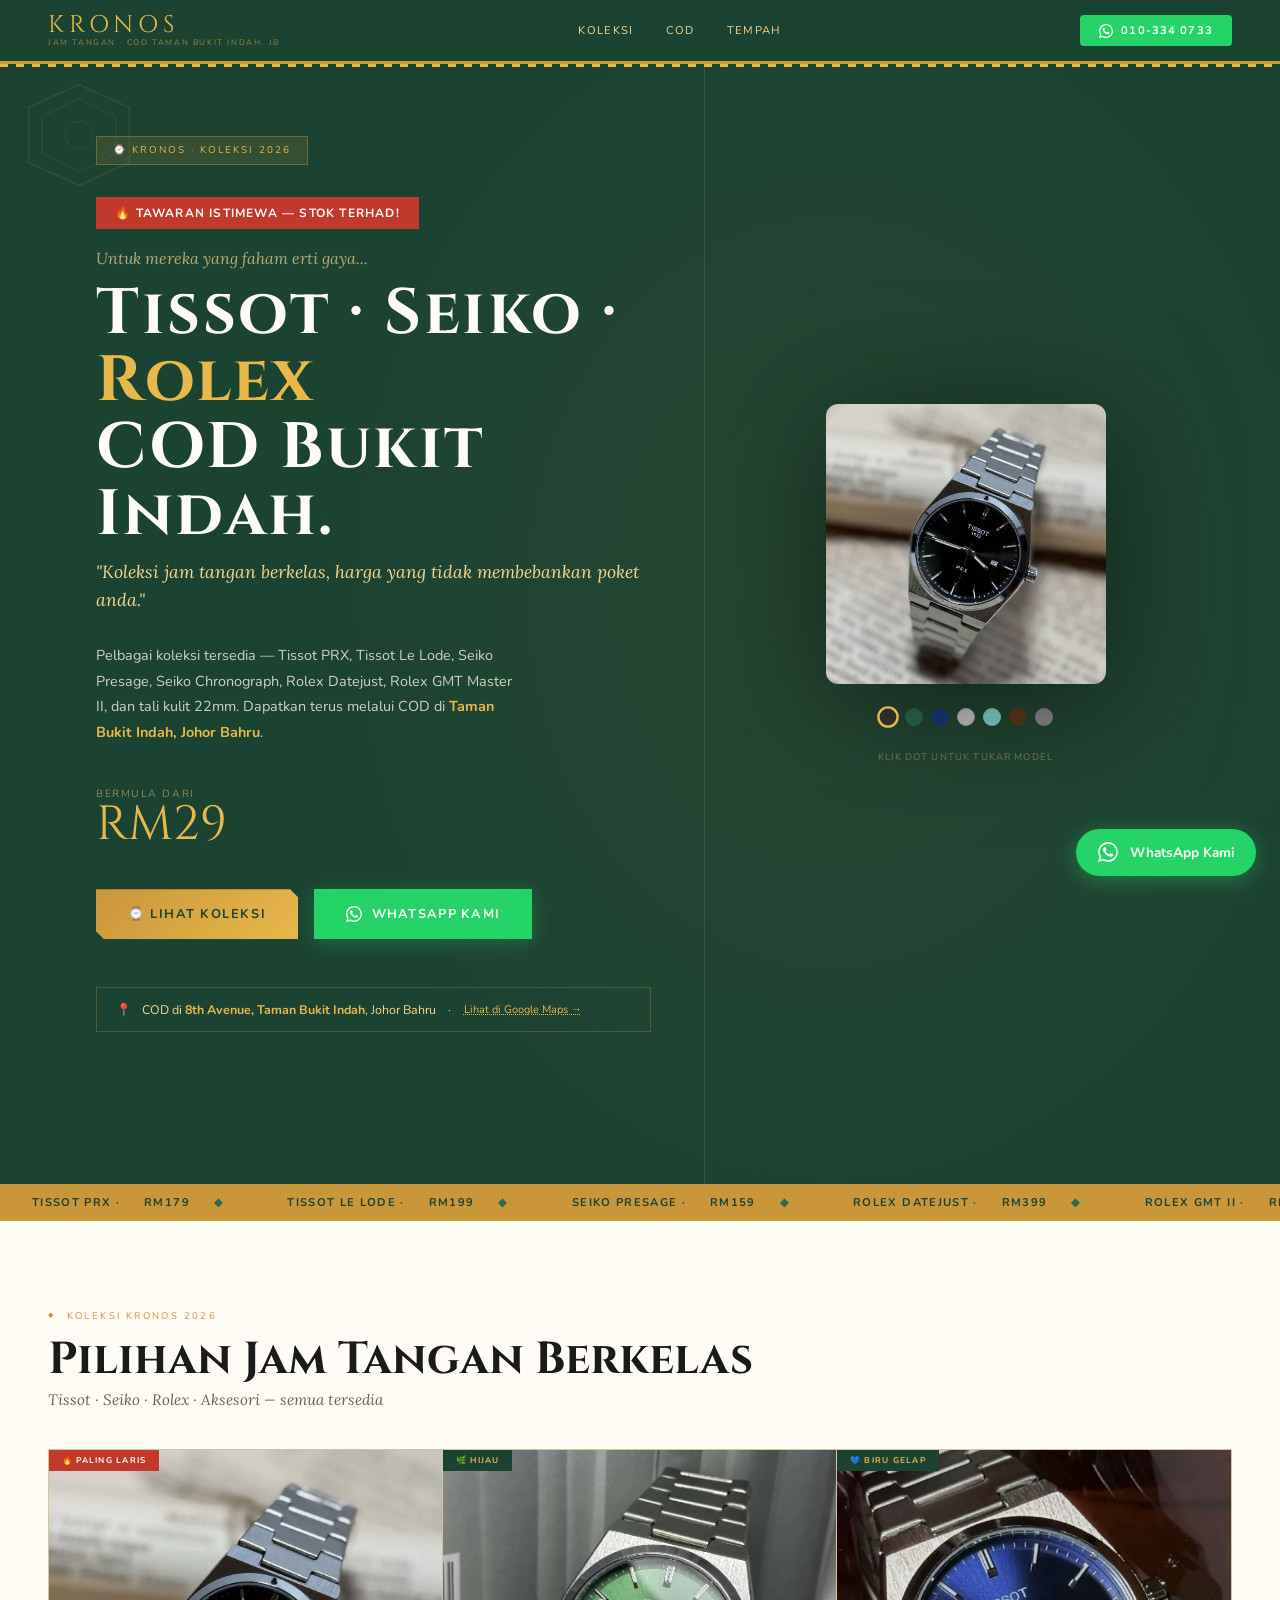
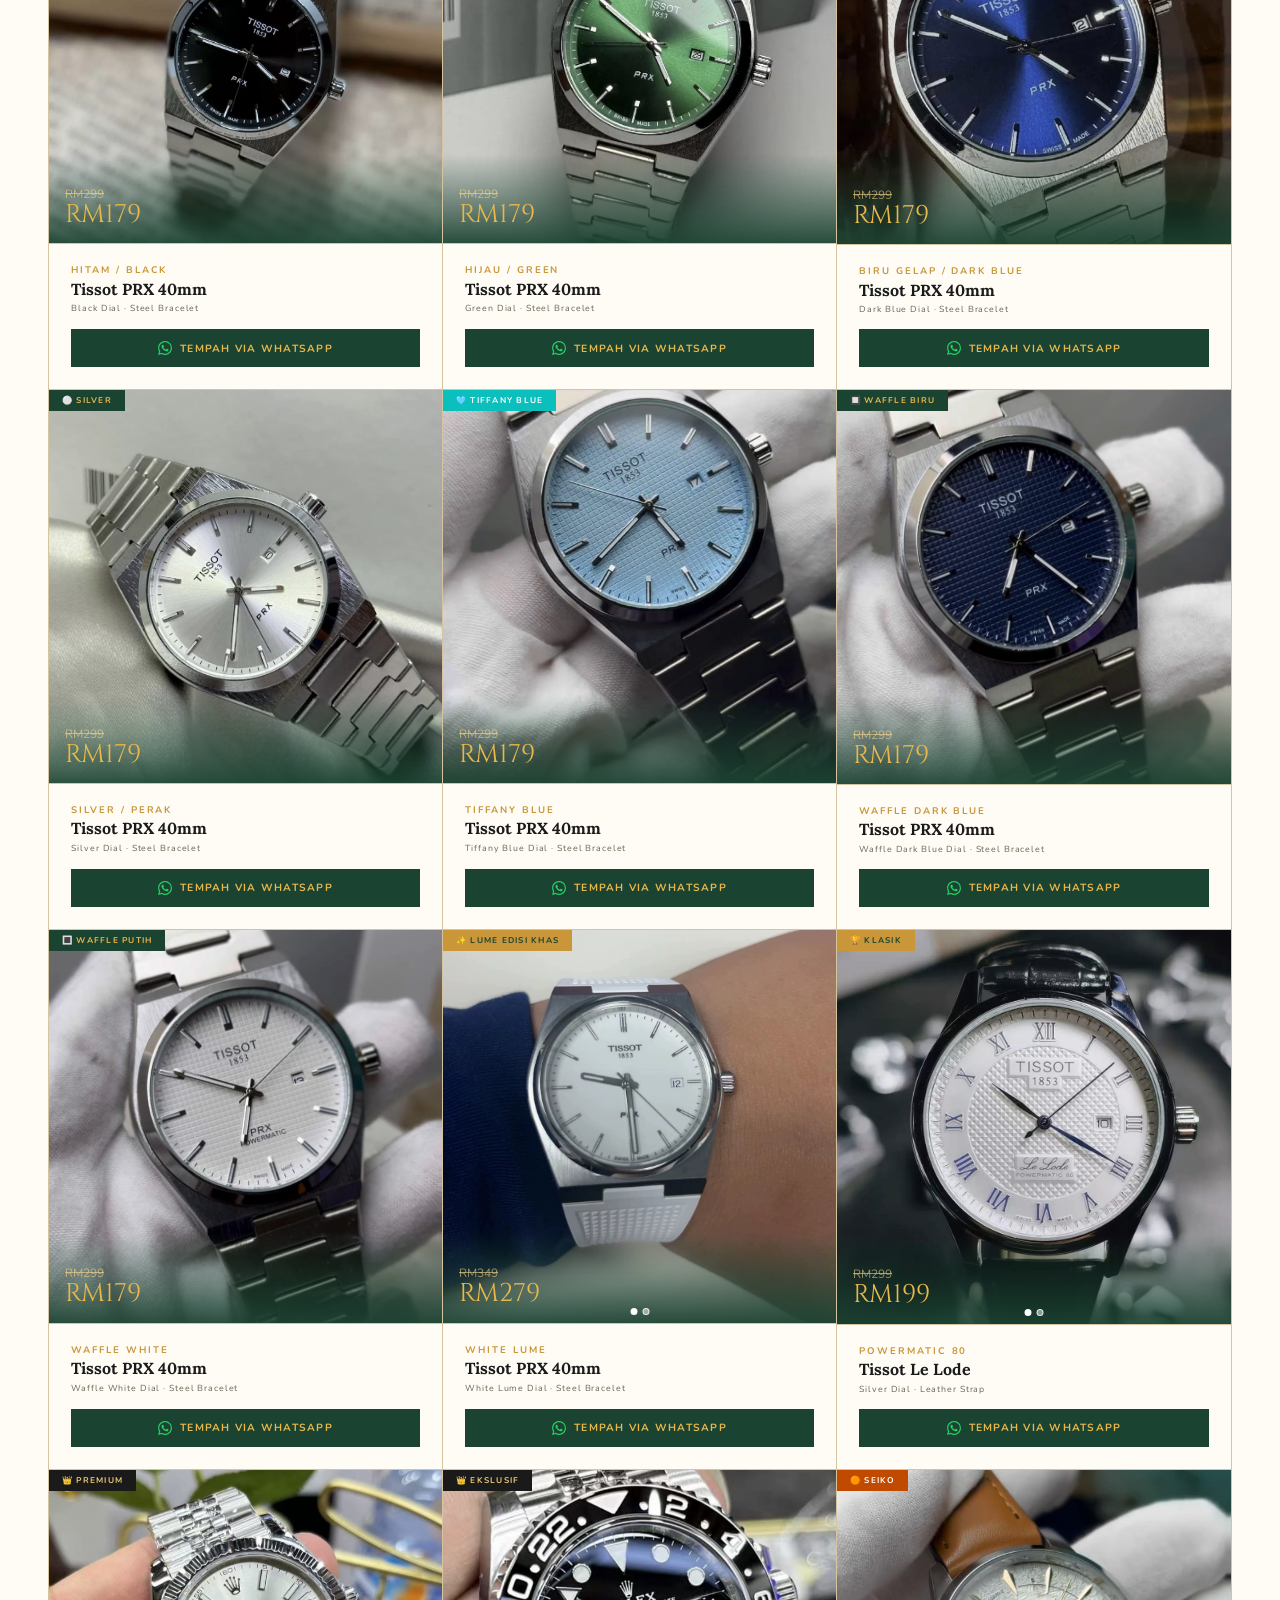
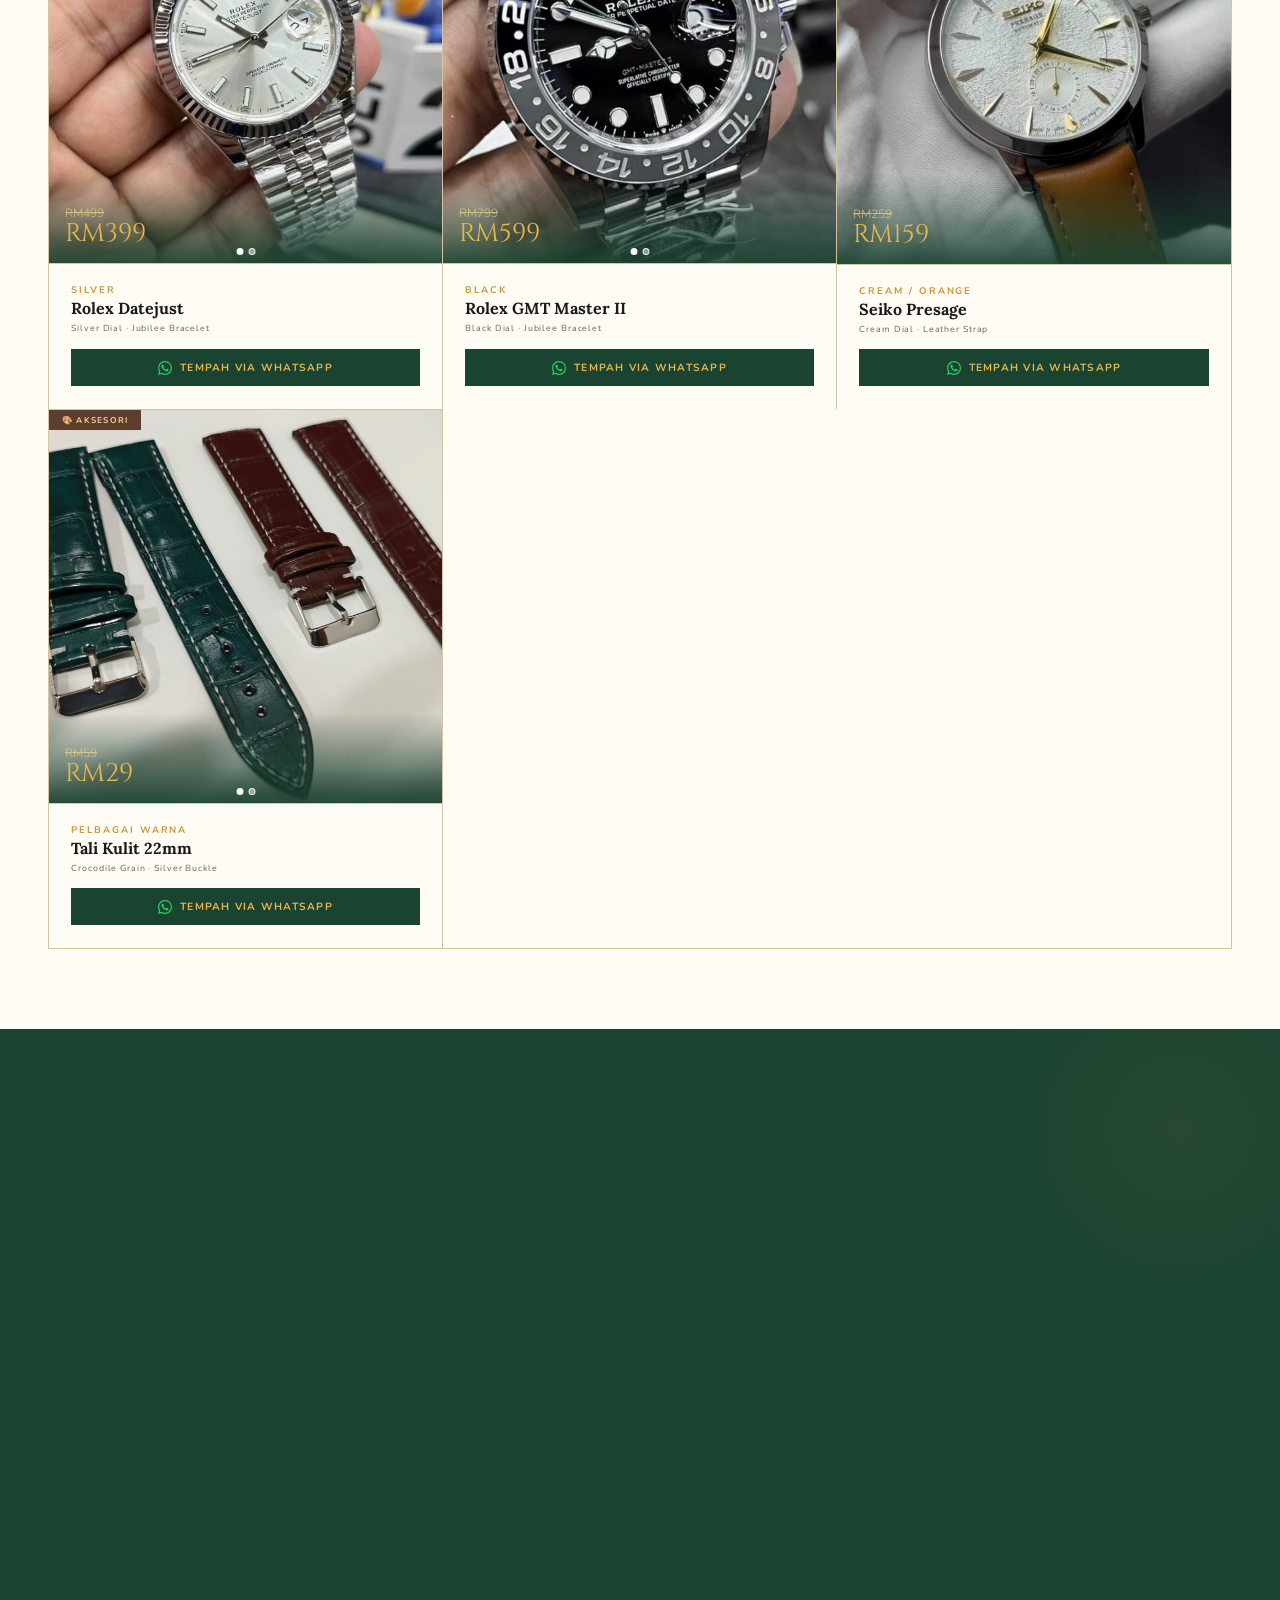
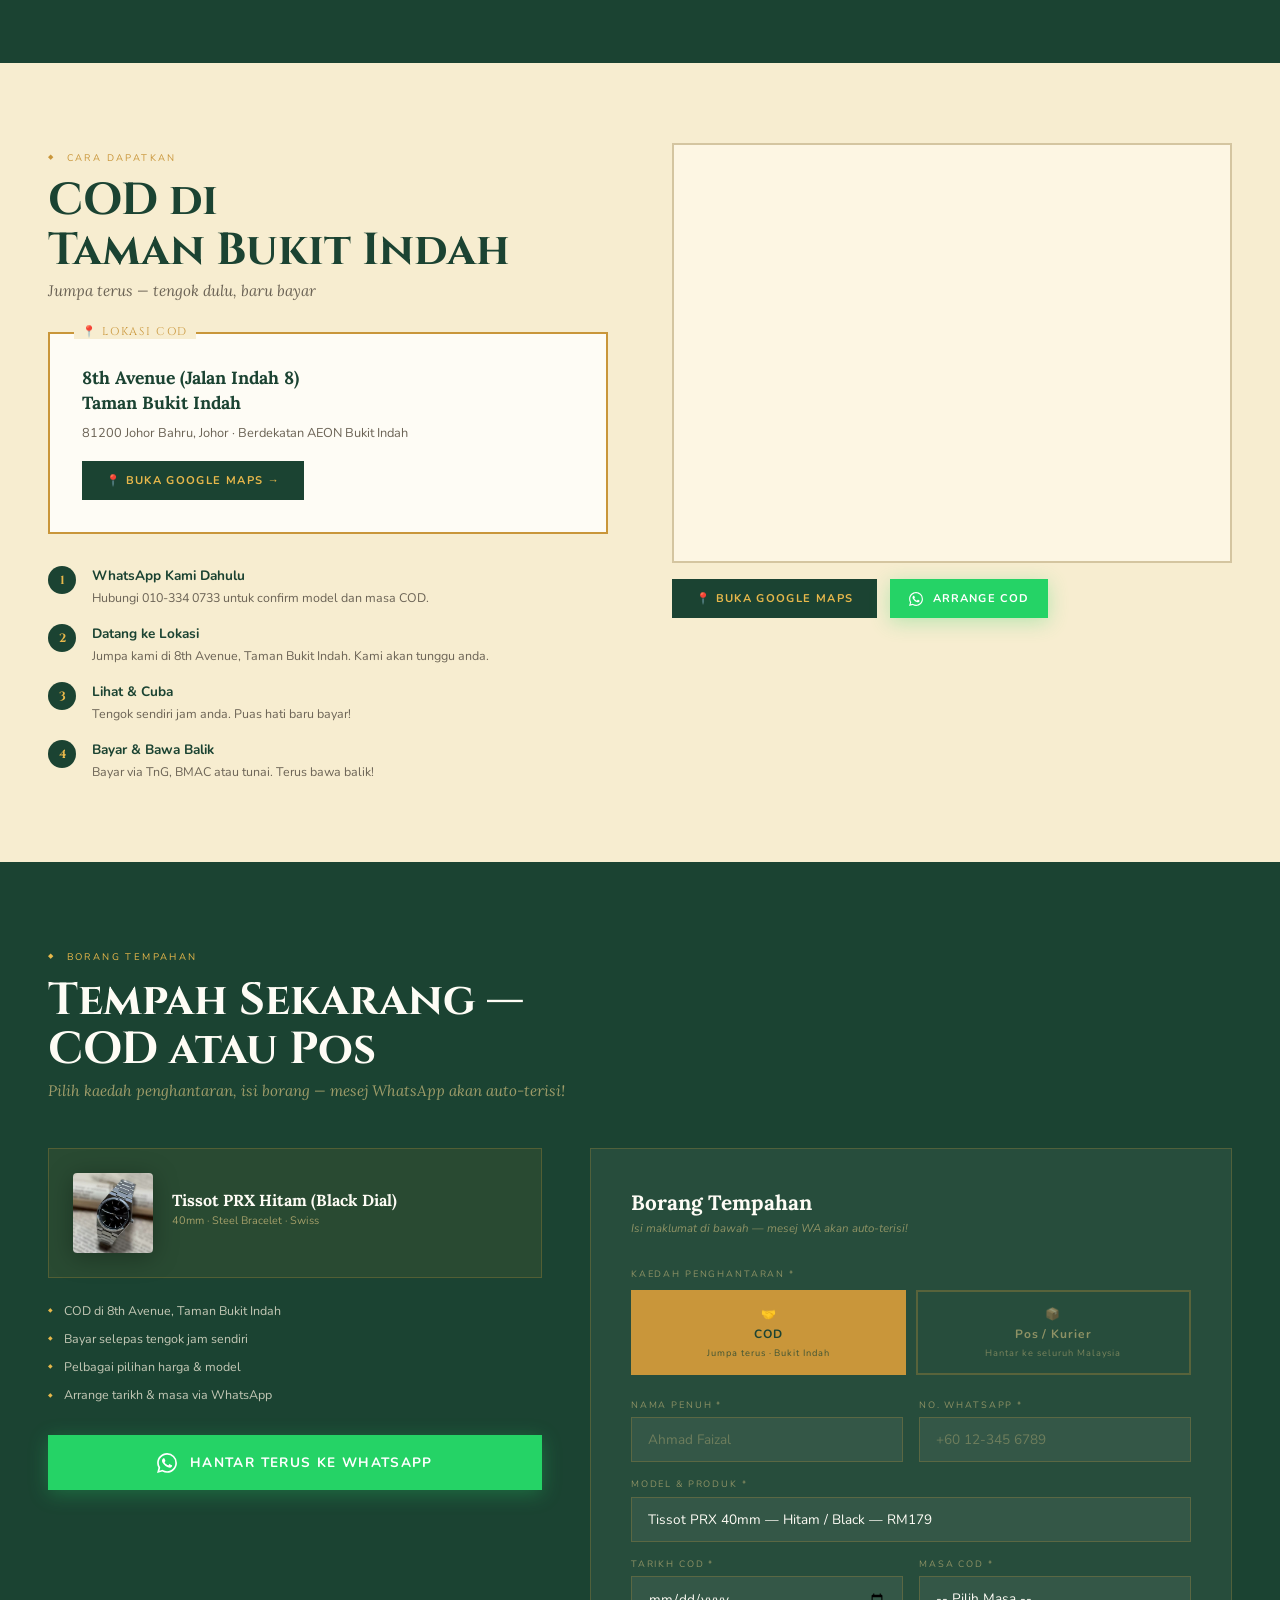
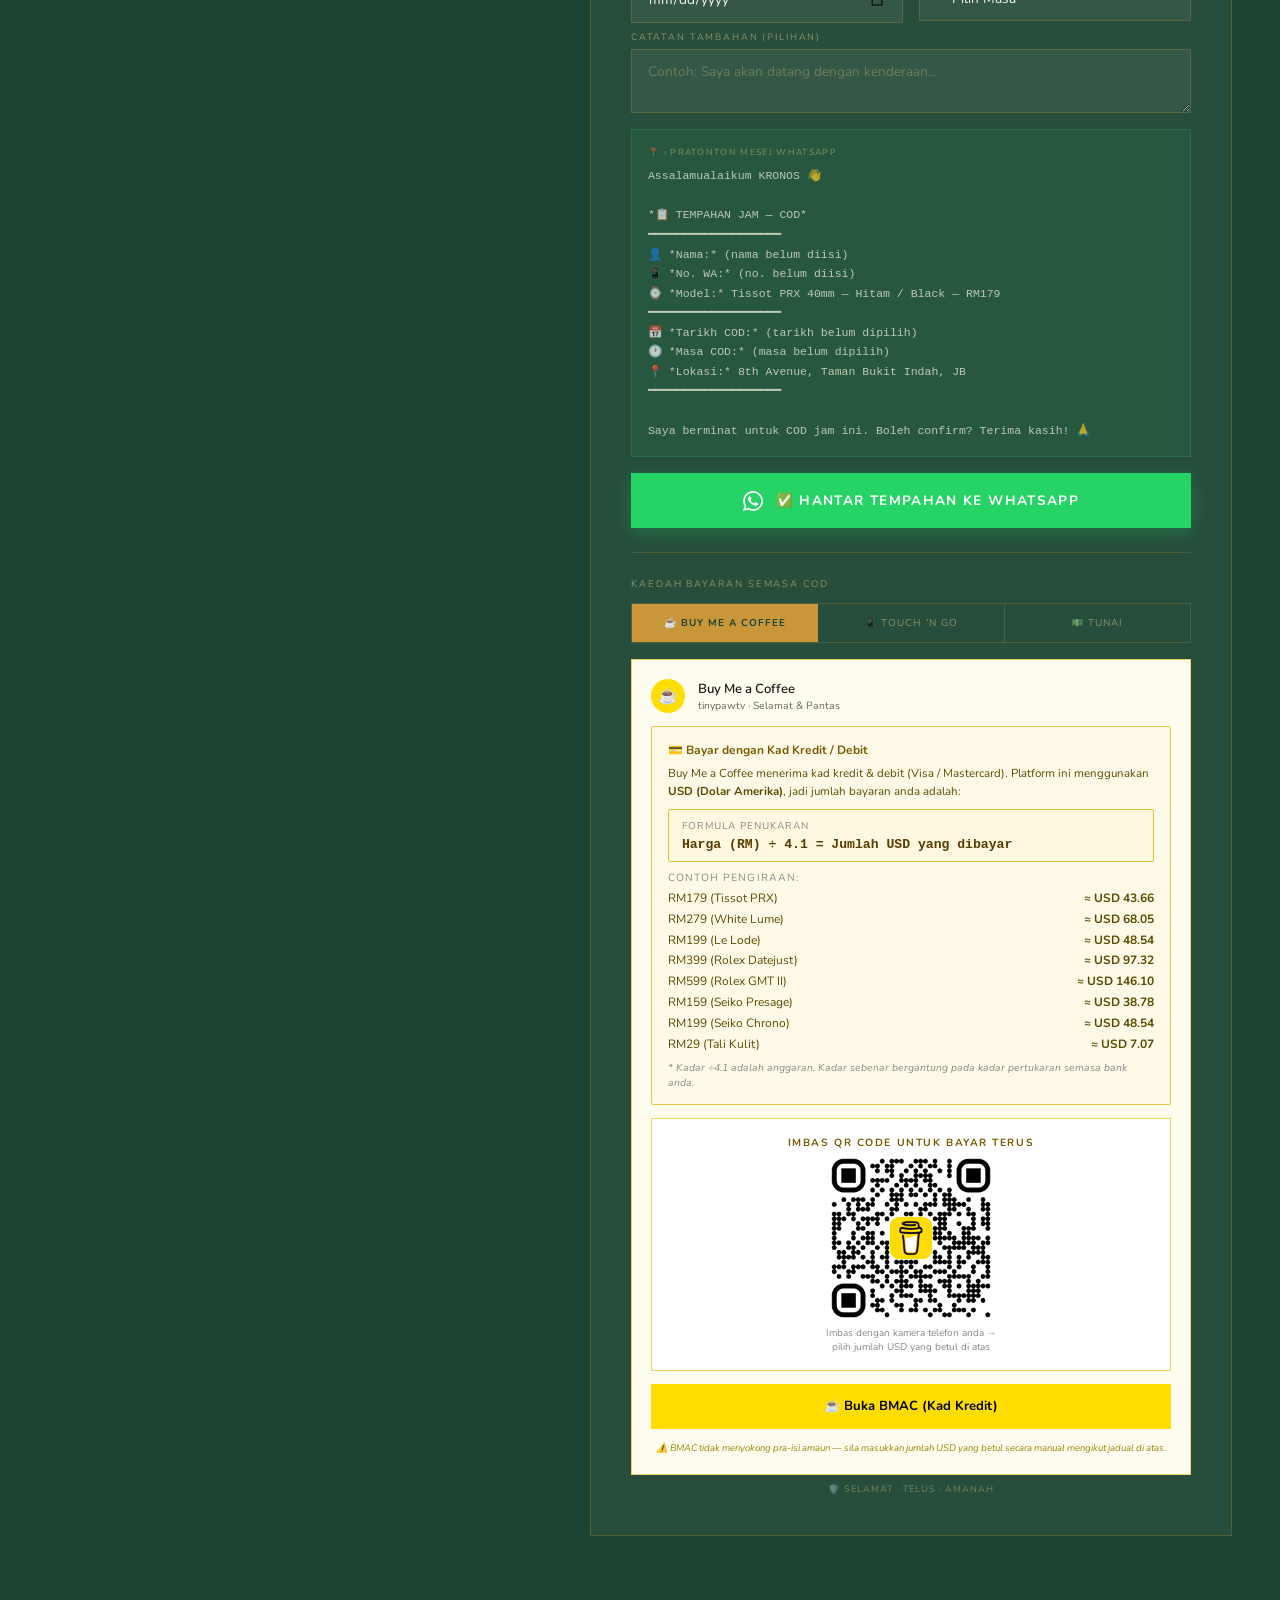
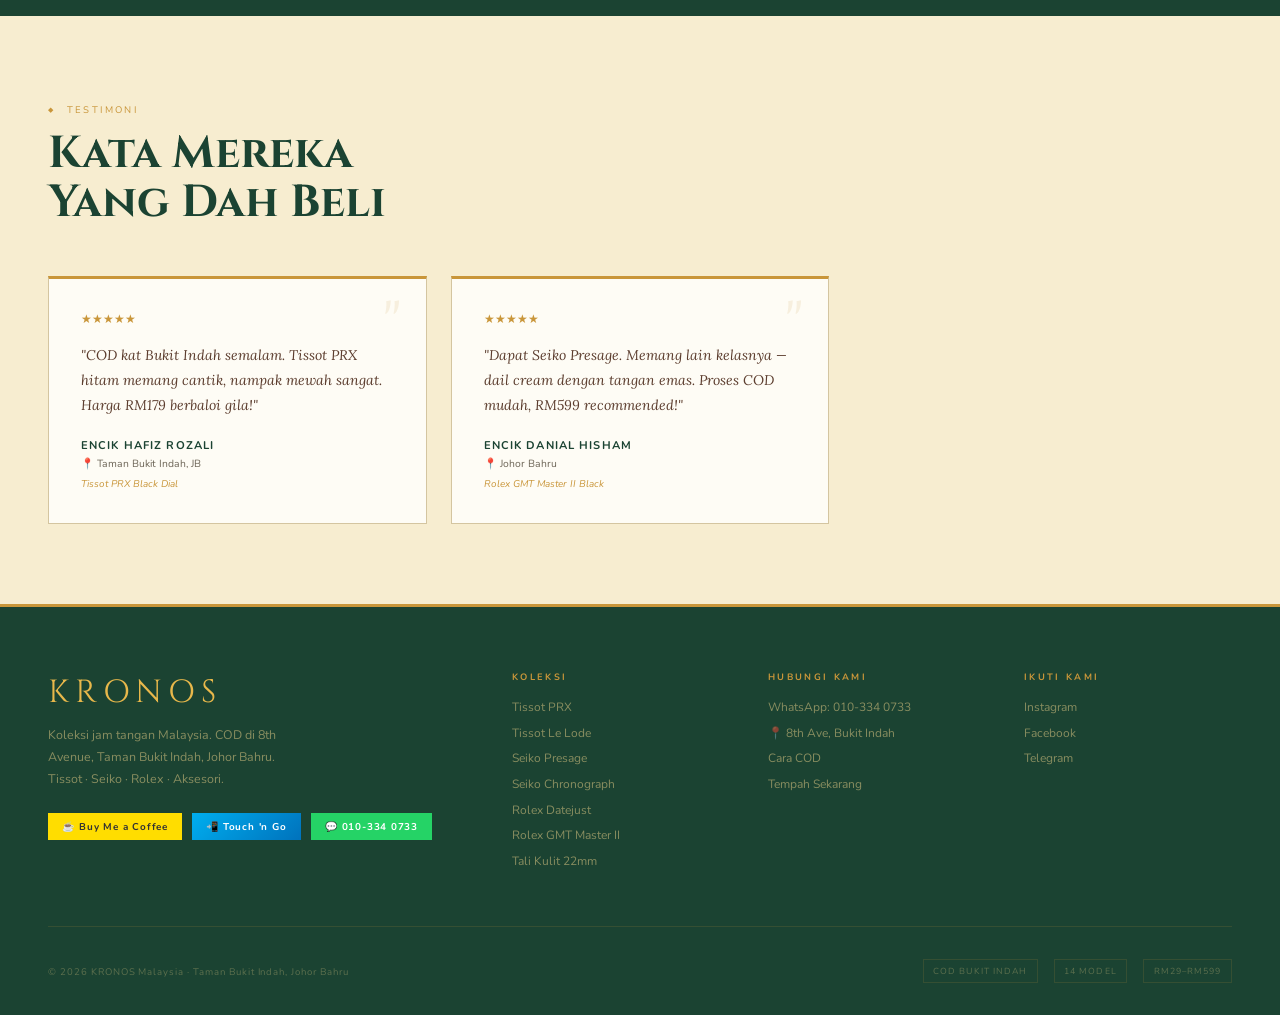
<file: index.html>
<!DOCTYPE html>
<html lang="ms">

<head>
  <meta charset="UTF-8" />
  <meta name="viewport" content="width=device-width, initial-scale=1.0" />
  <title>KRONOS — Koleksi Jam Tangan · COD Taman Bukit Indah JB</title>
  <link
    href="https://fonts.googleapis.com/css2?family=Cinzel:wght@400;600;700;900&family=Lora:ital,wght@0,400;0,600;0,700;1,400&family=Nunito:wght@400;500;600;700;800&display=swap"
    rel="stylesheet" />
  <style>
    *,
    *::before,
    *::after {
      box-sizing: border-box;
      margin: 0;
      padding: 0
    }

    :root {
      --hijau: #1B4332;
      --hijau2: #2D6A4F;
      --hijau3: #40916C;
      --emas: #C9963A;
      --emas2: #E8B84B;
      --emas-pale: #F5D78E;
      --krem: #FDF6E3;
      --krem2: #F7EDD0;
      --coklat: #5C3D2E;
      --ink: #1a1a1a;
      --mid: #6b6355;
      --border: #d4c5a0;
      --white: #FEFCF5;
      --red: #c0392b;
      --serif: 'Cinzel', serif;
      --lora: 'Lora', Georgia, serif;
      --sans: 'Nunito', sans-serif;
    }

    html {
      scroll-behavior: smooth
    }

    body {
      font-family: var(--sans);
      background: var(--krem);
      color: var(--ink);
      overflow-x: hidden
    }

    /* WA FLOAT */
    .wa-float {
      position: fixed;
      bottom: 1.5rem;
      right: 1.5rem;
      z-index: 999;
      display: flex;
      align-items: center;
      gap: .7rem;
      background: #25D366;
      color: #fff;
      padding: .85rem 1.4rem;
      border-radius: 50px;
      font-weight: 700;
      font-size: .85rem;
      text-decoration: none;
      box-shadow: 0 4px 20px rgba(37, 211, 102, .4);
      animation: waPulse 2.5s ease infinite
    }

    .wa-float svg {
      width: 22px;
      height: 22px;
      fill: #fff;
      flex-shrink: 0
    }

    @keyframes waPulse {

      0%,
      100% {
        box-shadow: 0 4px 20px rgba(37, 211, 102, .4)
      }

      50% {
        box-shadow: 0 4px 35px rgba(37, 211, 102, .7), 0 0 0 8px rgba(37, 211, 102, .1)
      }
    }

    /* NAV */
    nav {
      position: fixed;
      top: 0;
      left: 0;
      right: 0;
      z-index: 100;
      background: var(--hijau);
      border-bottom: 3px solid var(--emas);
      padding: 0 3rem;
      display: flex;
      align-items: center;
      justify-content: space-between;
      height: 64px
    }

    nav::after {
      content: '';
      position: absolute;
      bottom: -6px;
      left: 0;
      right: 0;
      height: 3px;
      background: repeating-linear-gradient(90deg, var(--emas2) 0, var(--emas2) 8px, transparent 8px, transparent 16px)
    }

    .nav-logo-wrap {
      display: flex;
      flex-direction: column
    }

    .nav-logo {
      font-family: var(--serif);
      font-size: 1.5rem;
      letter-spacing: .2em;
      color: var(--emas2);
      line-height: 1
    }

    .nav-sub {
      font-size: .5rem;
      letter-spacing: .2em;
      color: rgba(232, 184, 75, .6);
      text-transform: uppercase
    }

    .nav-links {
      display: flex;
      gap: 2rem
    }

    .nav-links a {
      font-size: .7rem;
      letter-spacing: .12em;
      text-transform: uppercase;
      color: var(--emas-pale);
      text-decoration: none;
      transition: color .25s
    }

    .nav-links a:hover {
      color: var(--emas2)
    }

    .nav-wa {
      display: flex;
      align-items: center;
      gap: .5rem;
      background: #25D366;
      color: #fff;
      font-size: .7rem;
      font-weight: 700;
      letter-spacing: .1em;
      padding: .5rem 1.2rem;
      border-radius: 4px;
      text-decoration: none;
      transition: filter .25s
    }

    .nav-wa:hover {
      filter: brightness(1.1)
    }

    /* HERO */
    .hero {
      min-height: 100vh;
      padding-top: 64px;
      background: var(--hijau);
      position: relative;
      overflow: hidden;
      display: grid;
      grid-template-columns: 1.1fr .9fr
    }

    .hero::before {
      content: '';
      position: absolute;
      inset: 0;
      background: radial-gradient(ellipse 60% 80% at 65% 50%, rgba(201, 150, 58, .06), transparent 70%)
    }

    .hero::after {
      content: '';
      position: absolute;
      top: 0;
      bottom: 0;
      left: 55%;
      width: 1px;
      background: rgba(201, 150, 58, .2)
    }

    .hero-ornament {
      position: absolute;
      top: 80px;
      left: 24px;
      width: 110px;
      height: 110px;
      opacity: .15
    }

    .hero-left {
      padding: 4.5rem 3rem;
      display: flex;
      flex-direction: column;
      justify-content: center;
      position: relative;
      z-index: 2
    }

    .hero-badge {
      display: inline-flex;
      align-items: center;
      gap: .6rem;
      background: rgba(201, 150, 58, .15);
      border: 1px solid rgba(201, 150, 58, .4);
      color: var(--emas2);
      font-size: .62rem;
      letter-spacing: .2em;
      text-transform: uppercase;
      padding: .4rem 1rem;
      margin-bottom: 2rem;
      width: fit-content;
      animation: fadeUp .7s .1s both
    }

    .promo-banner {
      display: inline-flex;
      align-items: center;
      gap: .8rem;
      background: var(--red);
      color: #fff;
      font-size: .75rem;
      font-weight: 700;
      letter-spacing: .1em;
      text-transform: uppercase;
      padding: .5rem 1.2rem;
      margin-bottom: 1.2rem;
      width: fit-content;
      animation: fadeUp .7s .15s both;
      animation: blink 2s ease infinite
    }

    @keyframes blink {

      0%,
      100% {
        opacity: 1
      }

      50% {
        opacity: .8
      }
    }

    .hero-tagline {
      font-family: var(--lora);
      font-style: italic;
      font-size: 1rem;
      color: rgba(245, 215, 142, .7);
      margin-bottom: .8rem;
      animation: fadeUp .7s .2s both
    }

    h1 {
      font-family: var(--serif);
      font-size: clamp(2.5rem, 5vw, 4rem);
      line-height: 1.05;
      letter-spacing: .04em;
      color: var(--white);
      margin-bottom: .5rem;
      animation: fadeUp .8s .3s both
    }

    h1 .emas {
      color: var(--emas2)
    }

    .hero-bm {
      font-family: var(--lora);
      font-style: italic;
      font-size: 1.1rem;
      color: var(--emas-pale);
      margin-bottom: 1.8rem;
      line-height: 1.6;
      animation: fadeUp .7s .4s both
    }

    .hero-desc {
      font-size: .9rem;
      line-height: 1.8;
      color: rgba(253, 246, 227, .8);
      max-width: 430px;
      margin-bottom: 2.5rem;
      animation: fadeUp .7s .5s both
    }

    .price-hero {
      display: flex;
      align-items: center;
      gap: 1.2rem;
      margin-bottom: 2.5rem;
      flex-wrap: wrap;
      animation: fadeUp .7s .55s both
    }

    .price-from {
      font-size: .65rem;
      letter-spacing: .15em;
      text-transform: uppercase;
      color: rgba(245, 215, 142, .5)
    }

    .price-new-hero {
      font-family: var(--serif);
      font-size: 3rem;
      color: var(--emas2);
      line-height: 1
    }

    .hero-cta-row {
      display: flex;
      gap: 1rem;
      flex-wrap: wrap;
      margin-bottom: 3rem;
      animation: fadeUp .7s .6s both
    }

    .btn-emas {
      background: linear-gradient(135deg, var(--emas), var(--emas2));
      color: var(--hijau);
      font-family: var(--sans);
      font-weight: 700;
      font-size: .8rem;
      letter-spacing: .12em;
      text-transform: uppercase;
      padding: 1rem 2rem;
      border: none;
      cursor: pointer;
      text-decoration: none;
      display: inline-flex;
      align-items: center;
      gap: .6rem;
      clip-path: polygon(0 0, calc(100% - 8px) 0, 100% 8px, 100% 100%, 8px 100%, 0 calc(100% - 8px));
      transition: filter .25s, transform .2s;
      box-shadow: 0 4px 20px rgba(201, 150, 58, .35)
    }

    .btn-emas:hover {
      filter: brightness(1.1);
      transform: translateY(-2px)
    }

    .btn-wa {
      background: #25D366;
      color: #fff;
      font-family: var(--sans);
      font-weight: 700;
      font-size: .8rem;
      letter-spacing: .1em;
      text-transform: uppercase;
      padding: 1rem 2rem;
      border: none;
      cursor: pointer;
      text-decoration: none;
      display: inline-flex;
      align-items: center;
      gap: .6rem;
      transition: filter .25s, transform .2s;
      box-shadow: 0 4px 20px rgba(37, 211, 102, .3)
    }

    .btn-wa:hover {
      filter: brightness(1.1);
      transform: translateY(-2px)
    }

    .hero-cod {
      display: inline-flex;
      align-items: center;
      gap: .6rem;
      border: 1px solid rgba(201, 150, 58, .3);
      padding: .8rem 1.2rem;
      color: var(--emas-pale);
      font-size: .78rem;
      animation: fadeUp .7s .7s both
    }

    .hero-cod strong {
      color: var(--emas2)
    }

    .hero-cod a {
      color: var(--emas2);
      text-decoration: underline dotted;
      font-size: .68rem
    }

    .hero-right {
      display: flex;
      flex-direction: column;
      align-items: center;
      justify-content: center;
      position: relative;
      z-index: 2;
      padding: 3rem 2rem;
      gap: 1.5rem;
      animation: fadeUp .9s .4s both
    }

    .hero-watch-img {
      width: 280px;
      height: 280px;
      object-fit: cover;
      border-radius: 12px;
      filter: drop-shadow(0 20px 60px rgba(0, 0, 0, .5));
      animation: floatWatch 4s ease-in-out infinite
    }

    @keyframes floatWatch {

      0%,
      100% {
        transform: translateY(0)
      }

      50% {
        transform: translateY(-10px)
      }
    }

    .hero-color-dots {
      display: flex;
      gap: .5rem;
      justify-content: center;
      flex-wrap: wrap
    }

    .c-dot {
      width: 18px;
      height: 18px;
      border-radius: 50%;
      cursor: pointer;
      border: 2px solid transparent;
      transition: border-color .25s, transform .2s;
      flex-shrink: 0
    }

    .c-dot:hover,
    .c-dot.active {
      border-color: var(--emas2);
      transform: scale(1.2)
    }

    /* MARQUEE */
    .marquee-bar {
      background: var(--emas);
      overflow: hidden;
      padding: .7rem 0
    }

    .marquee-inner {
      display: flex;
      gap: 0;
      white-space: nowrap;
      animation: mScroll 32s linear infinite
    }

    .m-item {
      display: inline-flex;
      align-items: center;
      gap: 1.5rem;
      padding: 0 2rem;
      font-family: var(--sans);
      font-weight: 700;
      font-size: .7rem;
      letter-spacing: .12em;
      text-transform: uppercase;
      color: var(--hijau)
    }

    @keyframes mScroll {
      from {
        transform: translateX(0)
      }

      to {
        transform: translateX(-50%)
      }
    }

    /* SHARED */
    section {
      padding: 5rem 3rem
    }

    .s-kicker {
      display: inline-flex;
      align-items: center;
      gap: .7rem;
      font-size: .6rem;
      letter-spacing: .25em;
      text-transform: uppercase;
      color: var(--emas);
      margin-bottom: .8rem
    }

    .s-kicker::before {
      content: '◆';
      font-size: .45rem
    }

    h2 {
      font-family: var(--serif);
      font-size: clamp(1.8rem, 3.5vw, 2.8rem);
      line-height: 1.1;
      margin-bottom: .4rem
    }

    .h2-sub {
      font-family: var(--lora);
      font-style: italic;
      font-size: .95rem;
      color: var(--mid);
      margin-bottom: 2rem
    }

    /* PRODUCTS */
    .products-section {
      background: var(--white)
    }

    .products-grid {
      display: grid;
      grid-template-columns: repeat(3, 1fr);
      gap: 0;
      border: 1px solid var(--border);
      margin-top: 2.5rem
    }

    .p-card {
      display: flex;
      flex-direction: column;
      border-right: 1px solid var(--border);
      position: relative;
      overflow: hidden;
      background: var(--white);
      cursor: pointer;
      transition: transform .3s, box-shadow .3s
    }

    .p-card:nth-child(3n) {
      border-right: none
    }

    .p-card:nth-child(n+4) {
      border-top: 1px solid var(--border)
    }

    .p-card:hover {
      transform: translateY(-4px);
      box-shadow: 0 12px 40px rgba(27, 67, 50, .13);
      z-index: 2
    }

    .p-img {
      aspect-ratio: 1;
      overflow: hidden;
      position: relative;
      display: flex;
      align-items: center;
      justify-content: center;
      background: #f5f0e8
    }

    .p-img>img {
      width: 100%;
      height: 100%;
      object-fit: cover;
      transition: transform .5s
    }

    .p-card:hover .p-img>img {
      transform: scale(1.05)
    }

    .p-img-toggle {
      width: 100%;
      height: 100%;
      position: relative
    }

    .p-img-main {
      width: 100%;
      height: 100%;
      object-fit: cover;
      position: absolute;
      top: 0;
      left: 0;
      opacity: 0;
      transition: opacity .4s
    }

    .p-img-main.active {
      opacity: 1
    }

    .p-img-dots {
      position: absolute;
      bottom: 8px;
      left: 50%;
      transform: translateX(-50%);
      display: flex;
      gap: 5px;
      z-index: 5
    }

    .p-idot {
      width: 7px;
      height: 7px;
      border-radius: 50%;
      background: rgba(255, 255, 255, .5);
      cursor: pointer;
      border: 1px solid rgba(255, 255, 255, .8);
      transition: background .2s
    }

    .p-idot.active {
      background: #fff
    }

    .p-flag {
      position: absolute;
      top: 0;
      left: 0;
      font-size: .52rem;
      letter-spacing: .15em;
      text-transform: uppercase;
      padding: .3rem .8rem;
      font-weight: 700;
      z-index: 2
    }

    .p-price-overlay {
      position: absolute;
      bottom: 0;
      left: 0;
      right: 0;
      background: linear-gradient(to top, rgba(27, 67, 50, .92), transparent);
      padding: 2rem 1rem 1rem;
      display: flex;
      align-items: flex-end;
      justify-content: space-between;
      z-index: 2
    }

    .p-price-old {
      font-size: .75rem;
      color: rgba(245, 215, 142, .6);
      text-decoration: line-through
    }

    .p-price-new {
      font-family: var(--serif);
      font-size: 1.6rem;
      color: var(--emas2);
      line-height: 1
    }

    .p-body {
      padding: 1.2rem 1.4rem 1.4rem;
      flex: 1;
      display: flex;
      flex-direction: column;
      border-top: 1px solid var(--border)
    }

    .p-color-name {
      font-size: .6rem;
      letter-spacing: .2em;
      text-transform: uppercase;
      color: var(--emas);
      font-weight: 700;
      margin-bottom: .2rem
    }

    .p-name {
      font-family: var(--lora);
      font-size: 1rem;
      font-weight: 700;
      line-height: 1.2;
      margin-bottom: .2rem
    }

    .p-ref {
      font-size: .55rem;
      color: var(--mid);
      letter-spacing: .1em;
      margin-bottom: .9rem
    }

    .p-btn {
      margin-top: auto;
      display: flex;
      align-items: center;
      justify-content: center;
      gap: .5rem;
      background: var(--hijau);
      color: var(--emas2);
      font-size: .65rem;
      font-weight: 700;
      letter-spacing: .12em;
      text-transform: uppercase;
      padding: .7rem 1rem;
      text-decoration: none;
      border: none;
      cursor: pointer;
      font-family: var(--sans);
      transition: background .25s;
      width: 100%
    }

    .p-btn:hover {
      background: var(--hijau2)
    }

    .p-btn svg {
      width: 14px;
      height: 14px;
      fill: #25D366
    }

    /* KENAPA */
    .kenapa {
      background: var(--hijau);
      position: relative;
      overflow: hidden
    }

    .kenapa::before {
      content: '';
      position: absolute;
      top: -100px;
      right: -100px;
      width: 400px;
      height: 400px;
      border-radius: 50%;
      background: radial-gradient(circle, rgba(201, 150, 58, .07), transparent 70%)
    }

    .kenapa h2 {
      color: var(--white)
    }

    .kenapa .h2-sub {
      color: rgba(245, 215, 142, .6)
    }

    .kenapa .s-kicker {
      color: var(--emas2)
    }

    .kenapa-grid {
      display: grid;
      grid-template-columns: repeat(4, 1fr);
      gap: 0;
      margin-top: 3rem;
      border: 1px solid rgba(201, 150, 58, .2)
    }

    .k-card {
      padding: 2.5rem 2rem;
      border-right: 1px solid rgba(201, 150, 58, .15);
      position: relative;
      transition: background .3s
    }

    .k-card:last-child {
      border-right: none
    }

    .k-card:hover {
      background: rgba(201, 150, 58, .05)
    }

    .k-icon {
      font-size: 2.2rem;
      margin-bottom: 1.2rem;
      display: block
    }

    .k-card h3 {
      font-family: var(--lora);
      font-size: 1rem;
      color: var(--emas2);
      margin-bottom: .3rem
    }

    .k-card h3 span {
      display: block;
      font-size: .68rem;
      color: rgba(245, 215, 142, .5);
      font-style: italic;
      margin-bottom: .4rem
    }

    .k-card p {
      font-size: .78rem;
      line-height: 1.75;
      color: rgba(253, 246, 227, .7)
    }

    .k-num {
      position: absolute;
      top: 1.5rem;
      right: 1.5rem;
      font-family: var(--serif);
      font-size: 3.5rem;
      font-weight: 900;
      color: rgba(201, 150, 58, .08);
      line-height: 1
    }

    /* COD */
    .cod-section {
      background: var(--krem2)
    }

    .cod-inner {
      display: grid;
      grid-template-columns: 1fr 1fr;
      gap: 4rem;
      align-items: start
    }

    .cod-info h2 {
      color: var(--hijau)
    }

    .cod-details {
      background: var(--white);
      border: 2px solid var(--emas);
      padding: 2rem;
      margin-top: 1.5rem;
      position: relative
    }

    .cod-details::before {
      content: '📍  Lokasi COD';
      font-family: var(--serif);
      font-size: .7rem;
      letter-spacing: .15em;
      text-transform: uppercase;
      color: var(--emas);
      position: absolute;
      top: -10px;
      left: 1.5rem;
      background: var(--krem2);
      padding: 0 .5rem
    }

    .cod-address {
      font-family: var(--lora);
      font-size: 1.1rem;
      font-weight: 700;
      color: var(--hijau);
      margin-bottom: .5rem;
      line-height: 1.4
    }

    .cod-area {
      font-size: .8rem;
      color: var(--mid);
      margin-bottom: 1.2rem
    }

    .cod-map-btn {
      display: inline-flex;
      align-items: center;
      gap: .6rem;
      background: var(--hijau);
      color: var(--emas2);
      font-size: .7rem;
      font-weight: 700;
      letter-spacing: .12em;
      text-transform: uppercase;
      padding: .75rem 1.5rem;
      text-decoration: none;
      transition: background .25s
    }

    .cod-map-btn:hover {
      background: var(--hijau2)
    }

    .cod-steps {
      margin-top: 2rem;
      display: flex;
      flex-direction: column;
      gap: 1rem
    }

    .cod-step {
      display: flex;
      align-items: flex-start;
      gap: 1rem
    }

    .cod-step-n {
      width: 28px;
      height: 28px;
      border-radius: 50%;
      background: var(--hijau);
      color: var(--emas2);
      font-family: var(--serif);
      font-size: .75rem;
      font-weight: 700;
      display: flex;
      align-items: center;
      justify-content: center;
      flex-shrink: 0
    }

    .cod-step-t h4 {
      font-size: .85rem;
      font-weight: 700;
      color: var(--hijau);
      margin-bottom: .2rem
    }

    .cod-step-t p {
      font-size: .78rem;
      color: var(--mid);
      line-height: 1.6
    }

    .map-frame {
      width: 100%;
      aspect-ratio: 4/3;
      border: 2px solid var(--border);
      overflow: hidden;
      background: var(--krem)
    }

    .map-frame iframe {
      width: 100%;
      height: 100%;
      border: none
    }

    /* ORDER */
    .order-sec {
      background: var(--hijau)
    }

    .order-sec h2 {
      color: var(--white)
    }

    .order-sec .h2-sub {
      color: rgba(245, 215, 142, .6)
    }

    .order-sec .s-kicker {
      color: var(--emas2)
    }

    .order-layout {
      display: grid;
      grid-template-columns: 1fr 1.3fr;
      gap: 3rem;
      margin-top: 3rem
    }

    .sum-card {
      background: rgba(201, 150, 58, .08);
      border: 1px solid rgba(201, 150, 58, .25);
      padding: 1.5rem;
      margin-bottom: 1.5rem;
      display: flex;
      gap: 1.2rem;
      align-items: center
    }

    .sum-card img {
      width: 80px;
      height: 80px;
      object-fit: cover;
      border-radius: 4px;
      filter: drop-shadow(0 4px 12px rgba(0, 0, 0, .3))
    }

    .sum-info h4 {
      font-family: var(--lora);
      color: var(--white);
      font-size: 1rem;
      margin-bottom: .2rem
    }

    .sum-info p {
      font-size: .68rem;
      color: rgba(245, 215, 142, .6)
    }

    .sum-perks {
      display: flex;
      flex-direction: column;
      gap: .7rem;
      margin-bottom: 2rem
    }

    .s-perk {
      display: flex;
      align-items: center;
      gap: .7rem;
      font-size: .78rem;
      color: rgba(253, 246, 227, .75)
    }

    .s-perk::before {
      content: '◆';
      color: var(--emas2);
      font-size: .4rem;
      flex-shrink: 0
    }

    .wa-order-btn {
      display: flex;
      align-items: center;
      justify-content: center;
      gap: .8rem;
      background: #25D366;
      color: #fff;
      font-family: var(--sans);
      font-weight: 700;
      font-size: .85rem;
      letter-spacing: .1em;
      text-transform: uppercase;
      padding: 1.1rem 2rem;
      text-decoration: none;
      width: 100%;
      transition: filter .25s, transform .2s;
      box-shadow: 0 4px 20px rgba(37, 211, 102, .3);
      border: none;
      cursor: pointer
    }

    .wa-order-btn:hover {
      filter: brightness(1.1);
      transform: translateY(-2px)
    }

    .order-form-box {
      background: rgba(255, 255, 255, .05);
      border: 1px solid rgba(201, 150, 58, .25);
      padding: 2.5rem
    }

    .order-form-box h3 {
      font-family: var(--lora);
      color: var(--white);
      font-size: 1.3rem;
      margin-bottom: .3rem
    }

    .form-sub {
      font-size: .72rem;
      color: rgba(245, 215, 142, .5);
      font-style: italic;
      margin-bottom: 2rem
    }

    .fg {
      display: flex;
      flex-direction: column;
      gap: .4rem;
      margin-bottom: 1rem
    }

    .fg.row2 {
      display: grid;
      grid-template-columns: 1fr 1fr;
      gap: 1rem;
      margin-bottom: 0
    }

    .fg.row2 .fg {
      margin-bottom: 0
    }

    .fg label {
      font-size: .58rem;
      letter-spacing: .2em;
      text-transform: uppercase;
      color: rgba(245, 215, 142, .5)
    }

    .fg input,
    .fg select,
    .fg textarea {
      background: rgba(255, 255, 255, .06);
      border: 1px solid rgba(201, 150, 58, .25);
      color: var(--white);
      font-family: var(--sans);
      font-size: .85rem;
      padding: .75rem 1rem;
      outline: none;
      transition: border-color .25s
    }

    .fg input::placeholder,
    .fg textarea::placeholder {
      color: rgba(245, 215, 142, .3)
    }

    .fg input:focus,
    .fg select:focus,
    .fg textarea:focus {
      border-color: var(--emas)
    }

    .fg select {
      appearance: none;
      cursor: pointer
    }

    .fg select option {
      background: var(--hijau);
      color: var(--white)
    }

    .form-divider {
      height: 1px;
      background: rgba(201, 150, 58, .2);
      margin: 1.5rem 0
    }

    .pay-method-label {
      font-size: .6rem;
      letter-spacing: .2em;
      text-transform: uppercase;
      color: rgba(245, 215, 142, .5);
      margin-bottom: .8rem;
      display: block
    }

    .pay-tabs {
      display: flex;
      gap: 0;
      border: 1px solid rgba(201, 150, 58, .25);
      margin-bottom: 1rem
    }

    .p-tab {
      flex: 1;
      padding: .75rem;
      border: none;
      background: transparent;
      color: rgba(245, 215, 142, .5);
      font-family: var(--sans);
      font-size: .62rem;
      letter-spacing: .1em;
      text-transform: uppercase;
      cursor: pointer;
      display: flex;
      align-items: center;
      justify-content: center;
      gap: .4rem;
      border-right: 1px solid rgba(201, 150, 58, .25);
      transition: background .25s, color .25s
    }

    .p-tab:last-child {
      border-right: none
    }

    .p-tab.active {
      background: var(--emas);
      color: var(--hijau);
      font-weight: 700
    }

    .pay-panel {
      display: none
    }

    .pay-panel.active {
      display: flex;
      flex-direction: column;
      gap: .8rem
    }

    .bmac-blk {
      background: #fffdf0;
      border: 1px solid #f0d060;
      padding: 1.2rem;
      display: flex;
      flex-direction: column;
      gap: .8rem
    }

    .bmac-row {
      display: flex;
      align-items: center;
      gap: .8rem
    }

    .bmac-ico {
      width: 34px;
      height: 34px;
      background: #FFDD00;
      border-radius: 50%;
      display: flex;
      align-items: center;
      justify-content: center;
      font-size: 1rem;
      flex-shrink: 0
    }

    .bmac-inf h4 {
      font-size: .82rem;
      font-weight: 600;
      color: var(--ink)
    }

    .bmac-inf p {
      font-size: .65rem;
      color: var(--mid)
    }

    .bmac-pay-btn {
      display: flex;
      align-items: center;
      justify-content: center;
      gap: .7rem;
      background: #FFDD00;
      color: #000;
      font-weight: 700;
      font-size: .82rem;
      padding: .85rem;
      text-decoration: none;
      font-family: var(--sans);
      transition: filter .2s
    }

    .tng-blk {
      background: rgba(0, 114, 188, .08);
      border: 1px solid rgba(0, 114, 188, .25);
      padding: 1.2rem;
      display: flex;
      flex-direction: column;
      gap: .8rem
    }

    .tng-row {
      display: flex;
      align-items: center;
      gap: .8rem
    }

    .tng-ico {
      width: 34px;
      height: 34px;
      background: linear-gradient(135deg, #00AEEF, #0072BC);
      border-radius: 8px;
      display: flex;
      align-items: center;
      justify-content: center;
      font-size: .6rem;
      font-weight: 900;
      color: #fff;
      flex-shrink: 0
    }

    .tng-inf h4 {
      font-size: .82rem;
      font-weight: 600;
      color: var(--white)
    }

    .tng-inf p {
      font-size: .65rem;
      color: rgba(245, 215, 142, .5)
    }

    .tng-id-block {
      display: flex;
      flex-direction: column;
      gap: .3rem;
      background: rgba(255, 255, 255, .06);
      border: 1px solid rgba(0, 174, 239, .2);
      padding: .8rem 1rem
    }

    .tng-id-label {
      font-size: .55rem;
      letter-spacing: .15em;
      text-transform: uppercase;
      color: rgba(245, 215, 142, .4)
    }

    .tng-id-num {
      font-family: var(--serif);
      font-size: 1.2rem;
      color: #7dd3fc;
      letter-spacing: .1em
    }

    .tng-step {
      display: flex;
      align-items: flex-start;
      gap: .6rem;
      font-size: .7rem;
      color: rgba(253, 246, 227, .7)
    }

    .step-n {
      width: 16px;
      height: 16px;
      border-radius: 50%;
      background: #0072BC;
      color: #fff;
      font-size: .5rem;
      font-weight: 700;
      display: flex;
      align-items: center;
      justify-content: center;
      flex-shrink: 0
    }

    .tng-pay-btn {
      display: flex;
      align-items: center;
      justify-content: center;
      gap: .7rem;
      background: linear-gradient(135deg, #00AEEF, #0072BC);
      color: #fff;
      font-weight: 700;
      font-size: .82rem;
      padding: .85rem;
      text-decoration: none;
      font-family: var(--sans)
    }

    .pay-secure {
      text-align: center;
      font-size: .58rem;
      letter-spacing: .1em;
      text-transform: uppercase;
      color: rgba(245, 215, 142, .4);
      margin-top: .5rem
    }

    .msg-preview-wrap {
      background: rgba(37, 211, 102, .08);
      border: 1px solid rgba(37, 211, 102, .2);
      padding: 1rem;
      margin: 1rem 0
    }

    .msg-preview-label {
      font-size: .55rem;
      letter-spacing: .15em;
      text-transform: uppercase;
      color: rgba(245, 215, 142, .45);
      margin-bottom: .5rem
    }

    /* TESTI */
    .testi-sec {
      background: var(--krem2)
    }

    .testi-grid {
      display: grid;
      grid-template-columns: repeat(3, 1fr);
      gap: 1.5rem;
      margin-top: 3rem
    }

    .t-card {
      background: var(--white);
      border: 1px solid var(--border);
      border-top: 3px solid var(--emas);
      padding: 2rem;
      position: relative
    }

    .t-stars {
      color: var(--emas);
      font-size: .75rem;
      margin-bottom: 1rem
    }

    .t-quote {
      position: absolute;
      top: 1rem;
      right: 1.5rem;
      font-family: var(--serif);
      font-size: 4rem;
      color: rgba(201, 150, 58, .12);
      line-height: 1
    }

    .t-text {
      font-family: var(--lora);
      font-style: italic;
      font-size: .88rem;
      line-height: 1.8;
      color: var(--coklat);
      margin-bottom: 1.2rem
    }

    .t-author {
      font-size: .7rem;
      font-weight: 700;
      letter-spacing: .1em;
      color: var(--hijau);
      text-transform: uppercase
    }

    .t-loc {
      font-size: .65rem;
      color: var(--mid);
      margin-top: .2rem
    }

    .t-watch {
      font-size: .62rem;
      color: var(--emas);
      margin-top: .4rem;
      font-style: italic
    }

    /* FOOTER */
    footer {
      background: var(--hijau);
      border-top: 3px solid var(--emas);
      padding: 4rem 3rem 2rem
    }

    .footer-top {
      display: grid;
      grid-template-columns: 2fr 1fr 1fr 1fr;
      gap: 3rem;
      margin-bottom: 3rem
    }

    .f-brand {
      font-family: var(--serif);
      font-size: 2rem;
      letter-spacing: .2em;
      color: var(--emas2)
    }

    .f-sub {
      font-size: .78rem;
      color: rgba(245, 215, 142, .5);
      line-height: 1.75;
      max-width: 260px;
      margin: .6rem 0 1.5rem
    }

    .f-pay-row {
      display: flex;
      gap: .6rem;
      flex-wrap: wrap
    }

    .f-pay-badge {
      padding: .4rem .9rem;
      font-size: .62rem;
      font-weight: 700;
      letter-spacing: .08em;
      text-decoration: none
    }

    .footer-col h4 {
      font-size: .58rem;
      letter-spacing: .25em;
      text-transform: uppercase;
      color: var(--emas);
      margin-bottom: 1rem
    }

    .footer-col a {
      display: block;
      font-size: .75rem;
      color: rgba(245, 215, 142, .5);
      text-decoration: none;
      margin-bottom: .6rem;
      transition: color .2s
    }

    .footer-col a:hover {
      color: var(--emas2)
    }

    .footer-bottom {
      border-top: 1px solid rgba(201, 150, 58, .15);
      padding-top: 2rem;
      display: flex;
      justify-content: space-between;
      align-items: center;
      flex-wrap: wrap;
      gap: 1rem
    }

    .f-copy {
      font-size: .6rem;
      letter-spacing: .1em;
      color: rgba(245, 215, 142, .3)
    }

    .f-badges {
      display: flex;
      gap: 1rem
    }

    .f-badge {
      font-size: .55rem;
      letter-spacing: .12em;
      text-transform: uppercase;
      color: rgba(245, 215, 142, .3);
      border: 1px solid rgba(201, 150, 58, .15);
      padding: .3rem .6rem
    }

    /* MOBILE WATCH STRIP */
    .mobile-watch-strip {
      display: none;
      background: var(--hijau);
      flex-direction: column;
      align-items: center;
      padding: 2.5rem 1.5rem 3rem;
      gap: 1.2rem;
      border-top: 1px solid rgba(201, 150, 58, .25);
      width: 100%
    }

    .mobile-watch-img-wrap {
      width: 220px;
      height: 220px;
      display: flex;
      align-items: center;
      justify-content: center;
      flex-shrink: 0
    }

    .mobile-watch-img {
      width: 220px;
      height: 220px;
      object-fit: cover;
      border-radius: 12px;
      filter: drop-shadow(0 12px 30px rgba(0, 0, 0, .5));
      animation: floatWatch 4s ease-in-out infinite;
      display: block
    }

    .mobile-dots {
      display: flex;
      gap: .7rem;
      justify-content: center;
      flex-wrap: wrap
    }

    .mobile-dot-label {
      font-size: .6rem;
      letter-spacing: .15em;
      text-transform: uppercase;
      color: rgba(245, 215, 142, .55);
      text-align: center
    }

    .mobile-color-hint {
      font-size: .65rem;
      color: rgba(245, 215, 142, .5);
      font-style: italic;
      text-align: center
    }

    /* REVEAL */
    .reveal {
      opacity: 0;
      transform: translateY(22px);
      transition: opacity .65s ease, transform .65s ease
    }

    .reveal.visible {
      opacity: 1;
      transform: none
    }

    @keyframes fadeUp {
      from {
        opacity: 0;
        transform: translateY(26px)
      }

      to {
        opacity: 1;
        transform: none
      }
    }

    @media(max-width:1100px) {
      .products-grid {
        grid-template-columns: repeat(2, 1fr)
      }

      .p-card:nth-child(3n) {
        border-right: 1px solid var(--border)
      }

      .p-card:nth-child(2n) {
        border-right: none
      }

      .p-card:nth-child(n+3) {
        border-top: 1px solid var(--border)
      }

      .kenapa-grid {
        grid-template-columns: repeat(2, 1fr)
      }

      .k-card {
        border-bottom: 1px solid rgba(201, 150, 58, .15)
      }

      .footer-top {
        grid-template-columns: 1fr 1fr
      }
    }

    @media(max-width:768px) {
      nav {
        padding: 0 1.2rem
      }

      .nav-links {
        display: none
      }

      .hero {
        grid-template-columns: 1fr;
        min-height: auto;
        padding-bottom: 0;
        padding-top: 64px
      }

      .hero-right {
        display: none !important
      }

      .hero::after {
        display: none
      }

      .hero-left {
        padding: 2rem 1.5rem 2rem
      }

      .mobile-watch-strip {
        display: flex !important
      }

      section {
        padding: 4rem 1.5rem
      }

      .products-grid {
        grid-template-columns: 1fr 1fr
      }

      .kenapa-grid {
        grid-template-columns: 1fr
      }

      .cod-inner {
        grid-template-columns: 1fr
      }

      .order-layout {
        grid-template-columns: 1fr
      }

      .testi-grid {
        grid-template-columns: 1fr
      }

      .footer-top {
        grid-template-columns: 1fr
      }

      .fg.row2 {
        grid-template-columns: 1fr
      }
    }
  </style>
</head>

<body>
  <script>
    /* 
       =========================================
       KONFIGURASI HARGA & PRODUK KRONOS
       Anda boleh tukar harga di sini sahaja.
       =========================================
    */
    const KRONOS_CONFIG = {


      pricing: {
        prx: { current: 179, old: 299 },
        lume: { current: 279, old: 349 },
        lelode: { current: 199, old: 299 },
        rolexdj: { current: 399, old: 499 },
        rolexgmt: { current: 599, old: 799 },
        seikoorg: { current: 159, old: 259 },
        seikosil: { current: 199, old: 289 },
        leather: { current: 29, old: 59 }
      },
      // Model mapping untuk kegunaan sistem
      products: {
        'prxblack': { name: 'Tissot PRX 40mm', subName: 'Hitam / Black', desc: 'Black Dial · Steel Bracelet', pKey: 'prx', img1: 'prxblack', flag: '🔥 Paling Laris', flagStyle: 'background:var(--red);color:#fff', isActive: 1 },
        'prxgreen': { name: 'Tissot PRX 40mm', subName: 'Hijau / Green', desc: 'Green Dial · Steel Bracelet', pKey: 'prx', img1: 'prxgreen', flag: '🌿 Hijau', flagStyle: 'background:var(--hijau);color:var(--emas2)', isActive: 1 },
        'prxdkblue': { name: 'Tissot PRX 40mm', subName: 'Biru Gelap / Dark Blue', desc: 'Dark Blue Dial · Steel Bracelet', pKey: 'prx', img1: 'prxdkblue', flag: '💙 Biru Gelap', flagStyle: 'background:var(--hijau);color:var(--emas2)', isActive: 1 },
        'prxsilver': { name: 'Tissot PRX 40mm', subName: 'Silver / Perak', desc: 'Silver Dial · Steel Bracelet', pKey: 'prx', img1: 'prxsilver', flag: '⚪ Silver', flagStyle: 'background:var(--hijau);color:var(--emas2)', isActive: 1 },
        'prxtiffany': { name: 'Tissot PRX 40mm', subName: 'Tiffany Blue', desc: 'Tiffany Blue Dial · Steel Bracelet', pKey: 'prx', img1: 'prxtiffany', flag: '🩵 Tiffany Blue', flagStyle: 'background:#0abfbc;color:#fff', isActive: 1 },
        'prxwdkblue': { name: 'Tissot PRX 40mm', subName: 'Waffle Dark Blue', desc: 'Waffle Dark Blue Dial · Steel Bracelet', pKey: 'prx', img1: 'prxwdkblue', flag: '🔲 Waffle Biru', flagStyle: 'background:var(--hijau);color:var(--emas2)', isActive: 1 },
        'prxwwhite': { name: 'Tissot PRX 40mm', subName: 'Waffle White', desc: 'Waffle White Dial · Steel Bracelet', pKey: 'prx', img1: 'prxwwhite', flag: '🔳 Waffle Putih', flagStyle: 'background:var(--hijau);color:var(--emas2)', isActive: 1 },
        'prxlume': { name: 'Tissot PRX 40mm', subName: 'White Lume', desc: 'White Lume Dial · Steel Bracelet', pKey: 'lume', img1: 'prxlume1', img2: 'prxlume2', flag: '✨ Lume Edisi Khas', flagStyle: 'background:var(--emas);color:var(--hijau)', isActive: 1 },
        'lelode': { name: 'Tissot Le Lode', subName: 'Powermatic 80', desc: 'Silver Dial · Leather Strap', pKey: 'lelode', img1: 'lelode1', img2: 'lelode2', flag: '🏆 Klasik', flagStyle: 'background:var(--emas);color:var(--hijau)', isActive: 1 },
        'rolexdj': { name: 'Rolex Datejust', subName: 'Silver', desc: 'Silver Dial · Jubilee Bracelet', pKey: 'rolexdj', img1: 'rolexdj1', img2: 'rolexdj2', flag: '👑 Premium', flagStyle: 'background:#1a1a1a;color:#e8c97a', isActive: 1 },
        'rolexgmt': { name: 'Rolex GMT Master II', subName: 'Black', desc: 'Black Dial · Jubilee Bracelet', pKey: 'rolexgmt', img1: 'rolexgmt1', img2: 'rolexgmt2', flag: '👑 Ekslusif', flagStyle: 'background:#1a1a1a;color:#e8c97a', isActive: 1 },
        'seikoorg': { name: 'Seiko Presage', subName: 'Cream / Orange', desc: 'Cream Dial · Leather Strap', pKey: 'seikoorg', img1: 'seikoorg', flag: '🟠 Seiko', flagStyle: 'background:#c04a00;color:#fff', isActive: 1 },
        'seikosil': { name: 'Seiko Chronograph', subName: 'Silver', desc: 'Silver Dial · Steel Bracelet', pKey: 'seikosil', img1: 'seikosil1', img2: 'seikosil2', flag: '⏱ Kronograf', flagStyle: 'background:#c04a00;color:#fff', isActive: 0 },
        'leather': { name: 'Tali Kulit 22mm', subName: 'Pelbagai Warna', desc: 'Crocodile Grain · Silver Buckle', pKey: 'leather', img1: 'leather1', img2: 'leather2', flag: '🎨 Aksesori', flagStyle: 'background:var(--coklat);color:var(--emas-pale)', isActive: 1 }
      },

      images: {
        "leather1": "image/extracted_15.jpeg",
        "leather2": "image/extracted_16.jpeg",
        "lelode1": "image/extracted_17.jpeg",
        "lelode2": "image/extracted_18.jpeg",
        "prxblack": "image/extracted_19.jpeg",
        "prxdkblue": "image/extracted_20.jpeg",
        "prxgreen": "image/extracted_21.jpeg",
        "prxsilver": "image/extracted_22.jpeg",
        "prxtiffany": "image/extracted_23.jpeg",
        "prxwdkblue": "image/extracted_24.jpeg",
        "prxwwhite": "image/extracted_25.jpeg",
        "prxlume1": "image/extracted_26.jpeg",
        "prxlume2": "image/extracted_27.jpeg",
        "rolexdj1": "image/extracted_28.jpeg",
        "rolexdj2": "image/extracted_29.jpeg",
        "rolexgmt1": "image/extracted_30.jpeg",
        "rolexgmt2": "image/extracted_31.jpeg",
        "seikoorg": "image/extracted_32.jpeg",
        "seikosil1": "image/extracted_33.jpeg",
        "seikosil2": "image/extracted_34.jpeg",
      }
    };
  </script>

  <!-- Floating WA -->
  <a href="https://wa.me/60103340733?text=Assalamualaikum%2C+saya+berminat+dengan+koleksi+jam+KRONOS." target="_blank"
    class="wa-float">
    <svg viewBox="0 0 24 24" style="width:20px;height:20px;fill:#fff">
      <path
        d="M17.472 14.382c-.297-.149-1.758-.867-2.03-.967-.273-.099-.471-.148-.67.15-.197.297-.767.966-.94 1.164-.173.199-.347.223-.644.075-.297-.15-1.255-.463-2.39-1.475-.883-.788-1.48-1.761-1.653-2.059-.173-.297-.018-.458.13-.606.134-.133.298-.347.446-.52.149-.174.198-.298.298-.497.099-.198.05-.371-.025-.52-.075-.149-.669-1.612-.916-2.207-.242-.579-.487-.5-.669-.51-.173-.008-.371-.01-.57-.01-.198 0-.52.074-.792.372-.272.297-1.04 1.016-1.04 2.479 0 1.462 1.065 2.875 1.213 3.074.149.198 2.096 3.2 5.077 4.487.709.306 1.262.489 1.694.625.712.227 1.36.195 1.871.118.571-.085 1.758-.719 2.006-1.413.248-.694.248-1.289.173-1.413-.074-.124-.272-.198-.57-.347m-5.421 7.403h-.004a9.87 9.87 0 01-5.031-1.378l-.361-.214-3.741.982.998-3.648-.235-.374a9.86 9.86 0 01-1.51-5.26c.001-5.45 4.436-9.884 9.888-9.884 2.64 0 5.122 1.03 6.988 2.898a9.825 9.825 0 012.893 6.994c-.003 5.45-4.437 9.884-9.885 9.884m8.413-18.297A11.815 11.815 0 0012.05 0C5.495 0 .16 5.335.157 11.892c0 2.096.547 4.142 1.588 5.945L.057 24l6.305-1.654a11.882 11.882 0 005.683 1.448h.005c6.554 0 11.89-5.335 11.893-11.893a11.821 11.821 0 00-3.48-8.413z" />
    </svg> WhatsApp Kami
  </a>

  <!-- NAV -->
  <nav>
    <div class="nav-logo-wrap">
      <div class="nav-logo">KRONOS</div>
      <div class="nav-sub">Jam Tangan · COD Taman Bukit Indah, JB</div>
    </div>
    <div class="nav-links">
      <a href="#koleksi">Koleksi</a>
      <a href="#cod">COD</a>
      <a href="#order">Tempah</a>
    </div>
    <a href="https://wa.me/60103340733" target="_blank" class="nav-wa">
      <svg style="width:14px;height:14px;fill:#fff" viewBox="0 0 24 24">
        <path
          d="M17.472 14.382c-.297-.149-1.758-.867-2.03-.967-.273-.099-.471-.148-.67.15-.197.297-.767.966-.94 1.164-.173.199-.347.223-.644.075-.297-.15-1.255-.463-2.39-1.475-.883-.788-1.48-1.761-1.653-2.059-.173-.297-.018-.458.13-.606.134-.133.298-.347.446-.52.149-.174.198-.298.298-.497.099-.198.05-.371-.025-.52-.075-.149-.669-1.612-.916-2.207-.242-.579-.487-.5-.669-.51-.173-.008-.371-.01-.57-.01-.198 0-.52.074-.792.372-.272.297-1.04 1.016-1.04 2.479 0 1.462 1.065 2.875 1.213 3.074.149.198 2.096 3.2 5.077 4.487.709.306 1.262.489 1.694.625.712.227 1.36.195 1.871.118.571-.085 1.758-.719 2.006-1.413.248-.694.248-1.289.173-1.413-.074-.124-.272-.198-.57-.347m-5.421 7.403h-.004a9.87 9.87 0 01-5.031-1.378l-.361-.214-3.741.982.998-3.648-.235-.374a9.86 9.86 0 01-1.51-5.26c.001-5.45 4.436-9.884 9.888-9.884 2.64 0 5.122 1.03 6.988 2.898a9.825 9.825 0 012.893 6.994c-.003 5.45-4.437 9.884-9.885 9.884m8.413-18.297A11.815 11.815 0 0012.05 0C5.495 0 .16 5.335.157 11.892c0 2.096.547 4.142 1.588 5.945L.057 24l6.305-1.654a11.882 11.882 0 005.683 1.448h.005c6.554 0 11.89-5.335 11.893-11.893a11.821 11.821 0 00-3.48-8.413z" />
      </svg> 010-334 0733
    </a>
  </nav>

  <!-- HERO -->
  <section class="hero">
    <svg class="hero-ornament" viewBox="0 0 120 120" fill="none">
      <polygon points="60,5 115,30 115,90 60,115 5,90 5,30" stroke="#C9963A" stroke-width="1.5" fill="none" />
      <polygon points="60,20 100,40 100,80 60,100 20,80 20,40" stroke="#C9963A" stroke-width="1" fill="none" />
      <circle cx="60" cy="60" r="15" stroke="#C9963A" stroke-width="1" fill="none" />
    </svg>
    <div class="hero-left">
      <div class="hero-badge">⌚ KRONOS · Koleksi 2026</div>
      <div class="promo-banner">🔥 TAWARAN ISTIMEWA — Stok Terhad!</div>
      <div class="hero-tagline">Untuk mereka yang faham erti gaya...</div>
      <h1>Tissot · Seiko ·<br /><span class="emas">Rolex</span><br />COD Bukit Indah.</h1>
      <div class="hero-bm">"Koleksi jam tangan berkelas, harga yang tidak membebankan poket anda."</div>
      <p class="hero-desc">Pelbagai koleksi tersedia — Tissot PRX, Tissot Le Lode, Seiko Presage, Seiko Chronograph,
        Rolex Datejust, Rolex GMT Master II, dan tali kulit 22mm. Dapatkan terus melalui COD di <strong
          style="color:var(--emas2)">Taman Bukit Indah, Johor Bahru</strong>.</p>
      <div class="price-hero">
        <div>
          <div class="price-from">Bermula dari</div>
          <div class="price-new-hero" id="hero-min-price">RM29</div>
        </div>
      </div>
      <div class="hero-cta-row">
        <a href="#koleksi" class="btn-emas">⌚ Lihat Koleksi</a>
        <a href="https://wa.me/60103340733?text=Assalamualaikum%2C+saya+nak+tanya+pasal+koleksi+jam+KRONOS."
          target="_blank" class="btn-wa">
          <svg style="width:16px;height:16px;fill:#fff" viewBox="0 0 24 24">
            <path
              d="M17.472 14.382c-.297-.149-1.758-.867-2.03-.967-.273-.099-.471-.148-.67.15-.197.297-.767.966-.94 1.164-.173.199-.347.223-.644.075-.297-.15-1.255-.463-2.39-1.475-.883-.788-1.48-1.761-1.653-2.059-.173-.297-.018-.458.13-.606.134-.133.298-.347.446-.52.149-.174.198-.298.298-.497.099-.198.05-.371-.025-.52-.075-.149-.669-1.612-.916-2.207-.242-.579-.487-.5-.669-.51-.173-.008-.371-.01-.57-.01-.198 0-.52.074-.792.372-.272.297-1.04 1.016-1.04 2.479 0 1.462 1.065 2.875 1.213 3.074.149.198 2.096 3.2 5.077 4.487.709.306 1.262.489 1.694.625.712.227 1.36.195 1.871.118.571-.085 1.758-.719 2.006-1.413.248-.694.248-1.289.173-1.413-.074-.124-.272-.198-.57-.347m-5.421 7.403h-.004a9.87 9.87 0 01-5.031-1.378l-.361-.214-3.741.982.998-3.648-.235-.374a9.86 9.86 0 01-1.51-5.26c.001-5.45 4.436-9.884 9.888-9.884 2.64 0 5.122 1.03 6.988 2.898a9.825 9.825 0 012.893 6.994c-.003 5.45-4.437 9.884-9.885 9.884m8.413-18.297A11.815 11.815 0 0012.05 0C5.495 0 .16 5.335.157 11.892c0 2.096.547 4.142 1.588 5.945L.057 24l6.305-1.654a11.882 11.882 0 005.683 1.448h.005c6.554 0 11.89-5.335 11.893-11.893a11.821 11.821 0 00-3.48-8.413z" />
          </svg> WhatsApp Kami
        </a>
      </div>
      <div class="hero-cod">
        📍 <span>COD di <strong>8th Avenue, Taman Bukit Indah</strong>, Johor Bahru</span> &nbsp;·&nbsp; <a
          href="https://maps.google.com/?q=Jalan+Indah+8,+Taman+Bukit+Indah,+81200+Johor+Bahru,+Johor"
          target="_blank">Lihat di Google Maps →</a>
      </div>
    </div>
    <div class="hero-right">
      <img id="heroWatchImg" class="hero-watch-img" src="" alt="KRONOS Watch" />
      <div class="hero-color-dots" id="heroDots">
        <div class="c-dot active" style="background:#2c2c2c" title="PRX Black" onclick="changeHeroWatch(0,this)"></div>
        <div class="c-dot" style="background:#2d6a4f" title="PRX Green" onclick="changeHeroWatch(1,this)"></div>
        <div class="c-dot" style="background:#1a3a7a" title="PRX Dark Blue" onclick="changeHeroWatch(2,this)"></div>
        <div class="c-dot" style="background:#c8c8c8;border:1px solid #aaa" title="PRX Silver"
          onclick="changeHeroWatch(3,this)"></div>
        <div class="c-dot" style="background:#81d8d0" title="Tiffany Blue" onclick="changeHeroWatch(4,this)"></div>
        <div class="c-dot" style="background:#5a3a1a" title="Le Lode" onclick="changeHeroWatch(5,this)"></div>
        <div class="c-dot" style="background:#888" title="Seiko Silver" onclick="changeHeroWatch(6,this)"></div>
      </div>
      <div style="font-size:.6rem;color:rgba(245,215,142,.4);letter-spacing:.12em;text-transform:uppercase">Klik dot
        untuk tukar model</div>
    </div>
  </section>

  <!-- MOBILE WATCH STRIP -->
  <div class="mobile-watch-strip" id="mobileWatchStrip">
    <div class="mobile-dot-label" id="mDotLabel">Pilih Model</div>
    <div class="mobile-watch-img-wrap">
      <img id="mobileWatchImg" class="mobile-watch-img" src="" alt="KRONOS Watch" />
    </div>
    <div class="mobile-dots" id="mobileDots">
      <div class="c-dot  active" style="background:#2c2c2c;width:22px;height:22px;" title="Hitam"
        onclick="changeMW(0,this)"></div>
      <div class="c-dot" style="background:#2d6a4f;width:22px;height:22px;" title="Hijau" onclick="changeMW(1,this)">
      </div>
      <div class="c-dot" style="background:#1a3a7a;width:22px;height:22px;" title="Biru Gelap"
        onclick="changeMW(2,this)"></div>
      <div class="c-dot" style="background:#c8c8c8;width:22px;height:22px;border:2px solid #aaa;" title="Silver"
        onclick="changeMW(3,this)"></div>
      <div class="c-dot" style="background:#81d8d0;width:22px;height:22px;" title="Tiffany Blue"
        onclick="changeMW(4,this)"></div>
      <div class="c-dot" style="background:#253d6e;width:22px;height:22px;" title="Waffle Biru"
        onclick="changeMW(5,this)"></div>
      <div class="c-dot" style="background:#e0e0e0;width:22px;height:22px;border:2px solid #aaa;" title="Waffle Putih"
        onclick="changeMW(6,this)"></div>
    </div>
    <div class="mobile-color-hint" id="mColorHint">⚫ PRX Hitam / Black</div>
  </div>

  <!-- MARQUEE -->
  <div class="marquee-bar">
    <div class="marquee-inner">
      <div class="m-item">Tissot PRX · <span id="mq-prx">RM---</span> <span style="color:var(--hijau2)">◆</span>
      </div>
      <div class="m-item">Tissot Le Lode · <span id="mq-lelode">RM---</span> <span style="color:var(--hijau2)">◆</span>
      </div>
      <div class="m-item">Seiko Presage · <span id="mq-seikoorg">RM---</span> <span style="color:var(--hijau2)">◆</span>
      </div>
      <div class="m-item">Seiko Chrono · <span id="mq-seikosil">RM---</span> <span style="color:var(--hijau2)">◆</span>
      </div>
      <div class="m-item">Rolex Datejust · <span id="mq-rolexdj">RM---</span> <span style="color:var(--hijau2)">◆</span>
      </div>
      <div class="m-item">Rolex GMT II · <span id="mq-rolexgmt">RM---</span> <span style="color:var(--hijau2)">◆</span>
      </div>
      <div class="m-item">Tali Kulit 22mm · <span id="mq-leather">RM---</span> <span
          style="color:var(--hijau2)">◆</span>
      </div>
      <div class="m-item">COD Taman Bukit Indah JB <span style="color:var(--hijau2)">◆</span></div>
      <div class="m-item">WhatsApp 010-334 0733 <span style="color:var(--hijau2)">◆</span></div>
      <div class="m-item">Tissot PRX · <span id="mq-prx2">RM---</span> <span style="color:var(--hijau2)">◆</span>
      </div>
      <div class="m-item">Tissot Le Lode · <span id="mq-lelode2">RM---</span> <span style="color:var(--hijau2)">◆</span>
      </div>
      <div class="m-item">Seiko Presage · <span id="mq-seikoorg2">RM---</span> <span
          style="color:var(--hijau2)">◆</span></div>
      <div class="m-item">Seiko Chrono · <span id="mq-seikosil2">RM---</span> <span style="color:var(--hijau2)">◆</span>
      </div>
      <div class="m-item">Rolex Datejust · <span id="mq-rolexdj2">RM---</span> <span
          style="color:var(--hijau2)">◆</span></div>
      <div class="m-item">Rolex GMT II · <span id="mq-rolexgmt2">RM---</span> <span style="color:var(--hijau2)">◆</span>
      </div>
      <div class="m-item">Tali Kulit 22mm · <span id="mq-leather2">RM---</span> <span
          style="color:var(--hijau2)">◆</span></div>
      <div class="m-item">COD Taman Bukit Indah JB <span style="color:var(--hijau2)">◆</span></div>
      <div class="m-item">WhatsApp 010-334 0733 <span style="color:var(--hijau2)">◆</span></div>
    </div>
  </div>

  <!-- KOLEKSI -->
  <section class="products-section" id="koleksi">
    <div class="s-kicker reveal">Koleksi KRONOS 2026</div>
    <h2 class="reveal">Pilihan Jam Tangan Berkelas</h2>
    <div class="h2-sub reveal">Tissot · Seiko · Rolex · Aksesori — semua tersedia</div>
    <div class="products-grid reveal" id="products-grid">
      <!-- Produk akan dijana secara dinamik dari KRONOS_CONFIG -->
    </div>
  </section>

  <!-- KENAPA KAMI -->
  <section class="kenapa">
    <div class="s-kicker reveal">Kenapa KRONOS?</div>
    <h2 class="reveal">Amanah &amp; Telus —<br />Janji Kami</h2>
    <div class="h2-sub reveal">Kepercayaan anda adalah keutamaan kami</div>
    <div class="kenapa-grid reveal">
      <div class="k-card">
        <div class="k-num">01</div><span class="k-icon">🏷️</span>
        <h3>Harga Terbaik<span>Bermula <span id="k-min-price">RM29</span></span></h3>
        <p>Pelbagai pilihan jam tangan dari <span id="k-range">RM29 hingga RM599</span>. Harga berpatutan untuk koleksi
          berkelas.</p>
      </div>
      <div class="k-card">
        <div class="k-num">02</div><span class="k-icon">🤝</span>
        <h3>COD Terus<span>Taman Bukit Indah</span></h3>
        <p>Jumpa di 8th Avenue, Taman Bukit Indah, JB. Tengok sendiri, baru bayar. Tiada risiko.</p>
      </div>
      <div class="k-card">
        <div class="k-num">03</div><span class="k-icon">⌚</span>
        <h3>Koleksi Pelbagai<span>Tissot · Seiko · Rolex</span></h3>
        <p>14 model tersedia — jam Swiss, Jepun, aksesori. Ada untuk setiap citarasa dan bajet.</p>
      </div>
      <div class="k-card">
        <div class="k-num">04</div><span class="k-icon">💳</span>
        <h3>Bayaran Mudah<span>TnG &amp; BMAC</span></h3>
        <p>Bayar menggunakan Touch 'n Go eWallet, Buy Me a Coffee atau tunai semasa COD.</p>
      </div>
    </div>
  </section>

  <!-- COD SECTION -->
  <section class="cod-section" id="cod">
    <div class="cod-inner">
      <div class="cod-info reveal">
        <div class="s-kicker">Cara Dapatkan</div>
        <h2>COD di<br />Taman Bukit Indah</h2>
        <div class="h2-sub">Jumpa terus — tengok dulu, baru bayar</div>
        <div class="cod-details">
          <div class="cod-address">8th Avenue (Jalan Indah 8)<br />Taman Bukit Indah</div>
          <div class="cod-area">81200 Johor Bahru, Johor · Berdekatan AEON Bukit Indah</div>
          <a class="cod-map-btn"
            href="https://maps.google.com/?q=Jalan+Indah+8,+Taman+Bukit+Indah,+81200+Johor+Bahru,+Johor"
            target="_blank">📍 Buka Google Maps →</a>
        </div>
        <div class="cod-steps">
          <div class="cod-step">
            <div class="cod-step-n">1</div>
            <div class="cod-step-t">
              <h4>WhatsApp Kami Dahulu</h4>
              <p>Hubungi 010-334 0733 untuk confirm model dan masa COD.</p>
            </div>
          </div>
          <div class="cod-step">
            <div class="cod-step-n">2</div>
            <div class="cod-step-t">
              <h4>Datang ke Lokasi</h4>
              <p>Jumpa kami di 8th Avenue, Taman Bukit Indah. Kami akan tunggu anda.</p>
            </div>
          </div>
          <div class="cod-step">
            <div class="cod-step-n">3</div>
            <div class="cod-step-t">
              <h4>Lihat &amp; Cuba</h4>
              <p>Tengok sendiri jam anda. Puas hati baru bayar!</p>
            </div>
          </div>
          <div class="cod-step">
            <div class="cod-step-n">4</div>
            <div class="cod-step-t">
              <h4>Bayar &amp; Bawa Balik</h4>
              <p>Bayar via TnG, BMAC atau tunai. Terus bawa balik!</p>
            </div>
          </div>
        </div>
      </div>
      <div class="reveal">
        <div class="map-frame">
          <iframe
            src="https://www.google.com/maps/embed?pb=!1m18!1m12!1m3!1d3988.0!2d103.659!3d1.481!2m3!1f0!2f0!3f0!3m2!1i1024!2i768!4f13.1!3m3!1m2!1s0x31da735d6aeeeff9%3A0x5b7d7d3a6a7e2e1a!2sJalan%20Indah%208%2C%20Taman%20Bukit%20Indah%2C%2081200%20Johor%20Bahru%2C%20Johor!5e0!3m2!1sen!2smy!4v1680000000000!5m2!1sen!2smy"
            allowfullscreen="" loading="lazy"></iframe>
        </div>
        <div style="margin-top:1rem;display:flex;gap:.8rem;flex-wrap:wrap">
          <a href="https://maps.google.com/?q=Jalan+Indah+8,+Taman+Bukit+Indah,+81200+Johor+Bahru,+Johor"
            target="_blank" class="cod-map-btn">📍 Buka Google Maps</a>
          <a href="https://wa.me/60103340733?text=Assalamualaikum%2C+saya+nak+COD+di+Bukit+Indah.+Boleh+arrange%3F"
            target="_blank" class="btn-wa" style="font-size:.7rem;padding:.75rem 1.2rem"><svg
              style="width:14px;height:14px;fill:#fff" viewBox="0 0 24 24">
              <path
                d="M17.472 14.382c-.297-.149-1.758-.867-2.03-.967-.273-.099-.471-.148-.67.15-.197.297-.767.966-.94 1.164-.173.199-.347.223-.644.075-.297-.15-1.255-.463-2.39-1.475-.883-.788-1.48-1.761-1.653-2.059-.173-.297-.018-.458.13-.606.134-.133.298-.347.446-.52.149-.174.198-.298.298-.497.099-.198.05-.371-.025-.52-.075-.149-.669-1.612-.916-2.207-.242-.579-.487-.5-.669-.51-.173-.008-.371-.01-.57-.01-.198 0-.52.074-.792.372-.272.297-1.04 1.016-1.04 2.479 0 1.462 1.065 2.875 1.213 3.074.149.198 2.096 3.2 5.077 4.487.709.306 1.262.489 1.694.625.712.227 1.36.195 1.871.118.571-.085 1.758-.719 2.006-1.413.248-.694.248-1.289.173-1.413-.074-.124-.272-.198-.57-.347m-5.421 7.403h-.004a9.87 9.87 0 01-5.031-1.378l-.361-.214-3.741.982.998-3.648-.235-.374a9.86 9.86 0 01-1.51-5.26c.001-5.45 4.436-9.884 9.888-9.884 2.64 0 5.122 1.03 6.988 2.898a9.825 9.825 0 012.893 6.994c-.003 5.45-4.437 9.884-9.885 9.884m8.413-18.297A11.815 11.815 0 0012.05 0C5.495 0 .16 5.335.157 11.892c0 2.096.547 4.142 1.588 5.945L.057 24l6.305-1.654a11.882 11.882 0 005.683 1.448h.005c6.554 0 11.89-5.335 11.893-11.893a11.821 11.821 0 00-3.48-8.413z" />
            </svg> Arrange COD</a>
        </div>
      </div>
    </div>
  </section>

  <!-- ORDER FORM -->
  <section class="order-sec" id="order">
    <div class="s-kicker reveal">Borang Tempahan</div>
    <h2 class="reveal">Tempah Sekarang —<br />COD atau Pos</h2>
    <div class="h2-sub reveal">Pilih kaedah penghantaran, isi borang — mesej WhatsApp akan auto-terisi!</div>
    <div class="order-layout reveal">
      <div>
        <div class="sum-card" id="sumCard">
          <img id="sumImg" src="" alt="Jam Dipilih" style="width:80px;height:80px;object-fit:cover;border-radius:4px" />
          <div class="sum-info">
            <h4 id="sumName">Tissot PRX Hitam (Black Dial)</h4>
            <p id="sumModel">40mm · Steel Bracelet · Swiss</p>
            <p style="margin-top:.4rem;font-size:.72rem">
              <span style="color:var(--emas2);font-family:var(--serif);font-size:1.2rem" id="sumPrice"></span>
            </p>
          </div>
        </div>
        <div class="sum-perks" id="sumPerks">
          <div class="s-perk" id="perk1">COD di 8th Avenue, Taman Bukit Indah</div>
          <div class="s-perk" id="perk2">Bayar selepas tengok jam sendiri</div>
          <div class="s-perk" id="perk3">Pelbagai pilihan harga &amp; model</div>
          <div class="s-perk" id="perk4">Arrange tarikh &amp; masa via WhatsApp</div>
        </div>
        <a href="#" id="waDirectBtn" target="_blank" class="wa-order-btn" style="margin-top:1.5rem">
          <svg viewBox="0 0 24 24" style="width:20px;height:20px;fill:#fff">
            <path
              d="M17.472 14.382c-.297-.149-1.758-.867-2.03-.967-.273-.099-.471-.148-.67.15-.197.297-.767.966-.94 1.164-.173.199-.347.223-.644.075-.297-.15-1.255-.463-2.39-1.475-.883-.788-1.48-1.761-1.653-2.059-.173-.297-.018-.458.13-.606.134-.133.298-.347.446-.52.149-.174.198-.298.298-.497.099-.198.05-.371-.025-.52-.075-.149-.669-1.612-.916-2.207-.242-.579-.487-.5-.669-.51-.173-.008-.371-.01-.57-.01-.198 0-.52.074-.792.372-.272.297-1.04 1.016-1.04 2.479 0 1.462 1.065 2.875 1.213 3.074.149.198 2.096 3.2 5.077 4.487.709.306 1.262.489 1.694.625.712.227 1.36.195 1.871.118.571-.085 1.758-.719 2.006-1.413.248-.694.248-1.289.173-1.413-.074-.124-.272-.198-.57-.347m-5.421 7.403h-.004a9.87 9.87 0 01-5.031-1.378l-.361-.214-3.741.982.998-3.648-.235-.374a9.86 9.86 0 01-1.51-5.26c.001-5.45 4.436-9.884 9.888-9.884 2.64 0 5.122 1.03 6.988 2.898a9.825 9.825 0 012.893 6.994c-.003 5.45-4.437 9.884-9.885 9.884m8.413-18.297A11.815 11.815 0 0012.05 0C5.495 0 .16 5.335.157 11.892c0 2.096.547 4.142 1.588 5.945L.057 24l6.305-1.654a11.882 11.882 0 005.683 1.448h.005c6.554 0 11.89-5.335 11.893-11.893a11.821 11.821 0 00-3.48-8.413z" />
          </svg> Hantar Terus ke WhatsApp
        </a>
      </div>
      <div class="order-form-box">
        <h3 id="formTitle">Borang Tempahan</h3>
        <div class="form-sub">Isi maklumat di bawah — mesej WA akan auto-terisi!</div>

        <!-- ── DELIVERY METHOD TOGGLE ── -->
        <div style="margin-bottom:1.5rem">
          <label
            style="font-size:.58rem;letter-spacing:.2em;text-transform:uppercase;color:rgba(245,215,142,.5);display:block;margin-bottom:.6rem">Kaedah
            Penghantaran *</label>
          <div style="display:grid;grid-template-columns:1fr 1fr;gap:.6rem">
            <button type="button" id="btnCOD" onclick="setDelivery('cod')"
              style="padding:.85rem .5rem;border:2px solid var(--emas);background:var(--emas);color:var(--hijau);font-family:var(--sans);font-weight:700;font-size:.75rem;letter-spacing:.08em;cursor:pointer;display:flex;flex-direction:column;align-items:center;gap:.3rem;transition:all .2s">
              🤝 <span>COD</span>
              <span style="font-size:.58rem;font-weight:400;opacity:.8">Jumpa terus · Bukit Indah</span>
            </button>
            <button type="button" id="btnPos" onclick="setDelivery('pos')"
              style="padding:.85rem .5rem;border:2px solid rgba(201,150,58,.3);background:transparent;color:rgba(245,215,142,.5);font-family:var(--sans);font-weight:700;font-size:.75rem;letter-spacing:.08em;cursor:pointer;display:flex;flex-direction:column;align-items:center;gap:.3rem;transition:all .2s">
              📦 <span>Pos / Kurier</span>
              <span style="font-size:.58rem;font-weight:400;opacity:.8">Hantar ke seluruh Malaysia</span>
            </button>
          </div>
        </div>

        <!-- ── POSTAGE REMINDER BANNER (hidden by default) ── -->
        <div id="postageReminder"
          style="display:none;background:rgba(229,57,53,.1);border:1px solid rgba(229,57,53,.4);padding:1rem 1.1rem;margin-bottom:1.2rem;border-radius:2px">
          <div style="font-size:.75rem;font-weight:700;color:#ff8a80;margin-bottom:.4rem">⚠️ Penting — Untuk
            Penghantaran Pos:</div>
          <div style="font-size:.72rem;color:rgba(255,200,180,.85);line-height:1.7">
            1. Buat <strong>bayaran penuh</strong> terlebih dahulu (TnG / Buy Me a Coffee / Bank Transfer)<br />
            2. <strong>Screenshot resit pembayaran</strong> anda<br />
            3. WhatsApp resit ke <strong style="color:#ff8a80">010-334 0733</strong> bersama borang tempahan ini<br />
            4. Kami akan proses &amp; hantar dalam <strong>1-2 hari bekerja</strong> selepas bayaran disahkan
          </div>
        </div>

        <div class="fg row2">
          <div class="fg"><label>Nama Penuh *</label><input type="text" id="fName" placeholder="Ahmad Faizal"
              oninput="buildWAMsg()" /></div>
          <div class="fg"><label>No. WhatsApp *</label><input type="tel" id="fPhone" placeholder="+60 12-345 6789"
              oninput="buildWAMsg()" /></div>
        </div>

        <div class="fg" style="margin-top:1rem">
          <label>Model &amp; Produk *</label>
          <select id="fModel" onchange="selectModel()">
            <option value="Tissot PRX Hitam (Black Dial) — RM179|prxblack">Tissot PRX 40mm — Hitam / Black — RM179
            </option>
            <option value="Tissot PRX Hijau (Green Dial) — RM179|prxgreen">Tissot PRX 40mm — Hijau / Green — RM179
            </option>
            <option value="Tissot PRX Biru Gelap (Dark Blue) — RM179|prxdkblue">Tissot PRX 40mm — Biru Gelap / Dark
              Blue
              — RM179</option>
            <option value="Tissot PRX Silver — RM179|prxsilver">Tissot PRX 40mm — Silver / Perak — RM179</option>
            <option value="Tissot PRX Tiffany Blue — RM179|prxtiffany">Tissot PRX 40mm — Tiffany Blue — RM179
            </option>
            <option value="Tissot PRX Waffle Dark Blue — RM179|prxwdkblue">Tissot PRX 40mm — Waffle Dark Blue —
              RM179
            </option>
            <option value="Tissot PRX Waffle White — RM179|prxwwhite">Tissot PRX 40mm — Waffle White — RM179
            </option>
            <option value="Tissot PRX White Lume — RM279|prxlume1">Tissot PRX 40mm — White Lume — RM279</option>
            <option value="Tissot Le Lode Powermatic 80 — RM199|lelode1">Tissot Le Lode — Powermatic 80 — RM199
            </option>
            <option value="Rolex Datejust Silver — RM399|rolexdj1">Rolex Datejust — Silver — RM399</option>
            <option value="Rolex GMT Master II Black — RM599|rolexgmt1">Rolex GMT Master II — Black — RM599
            </option>
            <option value="Seiko Presage Cream Orange — RM159|seikoorg">Seiko Presage — Cream / Orange — RM159
            </option>
            <option value="Seiko Chronograph Silver — RM179|seikosil1">Seiko Chronograph — Silver — RM179</option>
            <option value="Tali Kulit 22mm — RM29|leather1">Tali Kulit 22mm — Pelbagai Warna — RM29</option>
          </select>
        </div>

        <!-- ── COD FIELDS (tarikh & masa) ── -->
        <div id="codFields">
          <div class="fg row2" style="margin-top:1rem">
            <div class="fg"><label>Tarikh COD *</label><input type="date" id="fDate" oninput="buildWAMsg()" /></div>
            <div class="fg">
              <label>Masa COD *</label>
              <select id="fTime" onchange="buildWAMsg()">
                <option value="">-- Pilih Masa --</option>
                <option>10:00 pagi</option>
                <option>11:00 pagi</option>
                <option>2:00 petang</option>
                <option>3:00 petang</option>
                <option>4:00 petang</option>
                <option>5:00 petang</option>
                <option>6:00 petang</option>
                <option>7:00 malam</option>
                <option>8:00 malam</option>
                <option>9:00 malam</option>
                <option>10:00 malam</option>
              </select>
            </div>
          </div>
        </div>

        <!-- ── POSTAGE FIELDS (alamat) ── -->
        <div id="posFields" style="display:none">
          <div class="fg" style="margin-top:1rem">
            <label>Alamat Penghantaran Penuh *</label>
            <textarea id="fAddress" rows="3" placeholder="No. rumah, jalan, taman, poskod, negeri..."
              oninput="buildWAMsg()"></textarea>
          </div>
        </div>

        <div class="fg" style="margin-top:.5rem">
          <label>Catatan Tambahan (Pilihan)</label>
          <textarea id="fNote" rows="2" placeholder="Contoh: Saya akan datang dengan kenderaan..."
            oninput="buildWAMsg()"></textarea>
        </div>

        <div class="msg-preview-wrap">
          <div class="msg-preview-label">📍 ‹ Pratonton Mesej WhatsApp</div>
          <div id="msgPreview"
            style="font-size:.72rem;color:rgba(253,246,227,.7);line-height:1.7;white-space:pre-wrap;font-family:monospace">
            Isi borang di atas untuk lihat pratonton mesej...</div>
        </div>

        <button onclick="sendToWA()" class="wa-order-btn"><svg viewBox="0 0 24 24"
            style="width:20px;height:20px;fill:#fff">
            <path
              d="M17.472 14.382c-.297-.149-1.758-.867-2.03-.967-.273-.099-.471-.148-.67.15-.197.297-.767.966-.94 1.164-.173.199-.347.223-.644.075-.297-.15-1.255-.463-2.39-1.475-.883-.788-1.48-1.761-1.653-2.059-.173-.297-.018-.458.13-.606.134-.133.298-.347.446-.52.149-.174.198-.298.298-.497.099-.198.05-.371-.025-.52-.075-.149-.669-1.612-.916-2.207-.242-.579-.487-.5-.669-.51-.173-.008-.371-.01-.57-.01-.198 0-.52.074-.792.372-.272.297-1.04 1.016-1.04 2.479 0 1.462 1.065 2.875 1.213 3.074.149.198 2.096 3.2 5.077 4.487.709.306 1.262.489 1.694.625.712.227 1.36.195 1.871.118.571-.085 1.758-.719 2.006-1.413.248-.694.248-1.289.173-1.413-.074-.124-.272-.198-.57-.347m-5.421 7.403h-.004a9.87 9.87 0 01-5.031-1.378l-.361-.214-3.741.982.998-3.648-.235-.374a9.86 9.86 0 01-1.51-5.26c.001-5.45 4.436-9.884 9.888-9.884 2.64 0 5.122 1.03 6.988 2.898a9.825 9.825 0 012.893 6.994c-.003 5.45-4.437 9.884-9.885 9.884m8.413-18.297A11.815 11.815 0 0012.05 0C5.495 0 .16 5.335.157 11.892c0 2.096.547 4.142 1.588 5.945L.057 24l6.305-1.654a11.882 11.882 0 005.683 1.448h.005c6.554 0 11.89-5.335 11.893-11.893a11.821 11.821 0 00-3.48-8.413z" />
          </svg> ✅ Hantar Tempahan ke WhatsApp</button>

        <div class="form-divider"></div>
        <span class="pay-method-label" id="payMethodLabel">Kaedah Bayaran Semasa COD</span>
        <div class="pay-tabs">
          <button class="p-tab active" onclick="swTab('bmac',this)">☕ Buy Me a Coffee</button>
          <button class="p-tab" onclick="swTab('tng',this)">📱 Touch 'n Go</button>
          <button class="p-tab" onclick="swTab('tunai',this)">💵 Tunai</button>
        </div>
        <div class="pay-panel active" id="pp-bmac">
          <div class="bmac-blk">
            <div class="bmac-row">
              <div class="bmac-ico">☕</div>
              <div class="bmac-inf">
                <h4>Buy Me a Coffee</h4>
                <p>tinypawtv · Selamat &amp; Pantas</p>
              </div>
            </div>

            <!-- Credit card explanation -->
            <div style="background:#fffae8;border:1px solid #f0c040;padding:0.9rem 1rem;border-radius:2px">
              <div style="font-size:0.75rem;font-weight:700;color:#7a5a00;margin-bottom:0.4rem">💳 Bayar dengan Kad
                Kredit / Debit</div>
              <p style="font-size:0.72rem;color:#5a4a00;line-height:1.6;margin-bottom:0.5rem">
                Buy Me a Coffee menerima kad kredit &amp; debit (Visa / Mastercard). Platform ini menggunakan
                <strong>USD (Dolar Amerika)</strong>, jadi jumlah bayaran anda adalah:
              </p>
              <div
                style="background:#fff8e0;border:1px solid #e0c030;padding:0.6rem 0.8rem;border-radius:2px;margin-bottom:0.5rem">
                <div
                  style="font-size:0.62rem;color:#888;letter-spacing:0.1em;text-transform:uppercase;margin-bottom:0.2rem">
                  Formula Penukaran</div>
                <div style="font-family:monospace;font-size:0.82rem;font-weight:700;color:#5a3a00">
                  Harga (RM) ÷ 4.1 = Jumlah USD yang dibayar
                </div>
              </div>
              <div id="bmacCalcBlock" style="display:flex;flex-direction:column;gap:0.3rem">
                <div style="font-size:0.65rem;color:#888;letter-spacing:0.1em;text-transform:uppercase">Contoh
                  pengiraan:</div>
                <div style="display:flex;justify-content:space-between;font-size:0.75rem;color:#5a4a00"><span
                    id="bmac-prx-label">RM---
                    (Tissot PRX)</span><span style="font-weight:700" id="bmac-prx">≈ USD ---</span></div>
                <div style="display:flex;justify-content:space-between;font-size:0.75rem;color:#5a4a00"><span
                    id="bmac-lume-label">RM--- (White
                    Lume)</span><span style="font-weight:700" id="bmac-lume">≈ USD ---</span></div>
                <div style="display:flex;justify-content:space-between;font-size:0.75rem;color:#5a4a00"><span
                    id="bmac-lelode-label">RM--- (Le
                    Lode)</span><span style="font-weight:700" id="bmac-lelode">≈ USD ---</span></div>
                <div style="display:flex;justify-content:space-between;font-size:0.75rem;color:#5a4a00"><span
                    id="bmac-rolexdj-label">RM---
                    (Rolex Datejust)</span><span style="font-weight:700" id="bmac-rolexdj">≈ USD ---</span></div>
                <div style="display:flex;justify-content:space-between;font-size:0.75rem;color:#5a4a00"><span
                    id="bmac-rolexgmt-label">RM---
                    (Rolex GMT II)</span><span style="font-weight:700" id="bmac-rolexgmt">≈ USD ---</span></div>
                <div style="display:flex;justify-content:space-between;font-size:0.75rem;color:#5a4a00"><span
                    id="bmac-seikoorg-label">RM---
                    (Seiko Presage)</span><span style="font-weight:700" id="bmac-seikoorg">≈ USD ---</span></div>
                <div style="display:flex;justify-content:space-between;font-size:0.75rem;color:#5a4a00"><span
                    id="bmac-seikosil-label">RM---
                    (Seiko Chrono)</span><span style="font-weight:700" id="bmac-seikosil">≈ USD ---</span></div>
                <div style="display:flex;justify-content:space-between;font-size:0.75rem;color:#5a4a00"><span
                    id="bmac-leather-label">RM--- (Tali
                    Kulit)</span><span style="font-weight:700" id="bmac-leather">≈ USD ---</span></div>
              </div>
              <p style="font-size:0.65rem;color:#888;margin-top:0.5rem;font-style:italic">* Kadar ÷4.1 adalah anggaran.
                Kadar sebenar bergantung pada kadar pertukaran semasa bank anda.</p>
            </div>

            <!-- QR Code -->
            <div
              style="background:#fff;border:1px solid #f0d060;padding:1rem;display:flex;flex-direction:column;align-items:center;gap:0.5rem">
              <div
                style="font-size:0.65rem;letter-spacing:0.15em;text-transform:uppercase;color:#7a5a00;font-weight:700">
                Imbas QR Code untuk bayar terus</div>
              <img src="image/extracted_14.png" alt="Buy Me a Coffee QR Code"
                style="width:160px;height:160px;object-fit:contain" />
              <div style="font-size:0.62rem;color:#888;text-align:center">Imbas dengan kamera telefon anda
                →<br />pilih
                jumlah USD yang betul di atas</div>
            </div>

            <div style="display:flex;gap:0.5rem">
              <a href="https://www.buymeacoffee.com/tinypawtv" target="_blank" class="bmac-pay-btn" style="flex:1">☕
                Buka BMAC (Kad Kredit)</a>
            </div>
            <p style="font-size:0.6rem;color:#a08000;text-align:center;font-style:italic">⚠️ BMAC tidak menyokong
              pra-isi amaun — sila masukkan jumlah USD yang betul secara manual mengikut jadual di atas.</p>
          </div>
        </div>
        <div class="pay-panel" id="pp-tng">
          <div class="tng-blk">
            <div class="tng-row">
              <div class="tng-ico">TnG</div>
              <div class="tng-inf">
                <h4>Touch 'n Go eWallet</h4>
                <p>Hantar ke nombor kami</p>
              </div>
            </div>
            <div class="tng-id-block">
              <div class="tng-id-label">Nombor TnG</div>
              <div class="tng-id-num">010-334 0733</div>
            </div>
            <div style="display:flex;flex-direction:column;gap:.4rem">
              <div class="tng-step">
                <div class="step-n">1</div>Buka TnG eWallet, tekan Hantar
              </div>
              <div class="tng-step">
                <div class="step-n">2</div>Masukkan no. <strong>010-334 0733</strong>
              </div>
              <div class="tng-step">
                <div class="step-n">3</div>Masukkan jumlah mengikut harga produk
              </div>
              <div class="tng-step">
                <div class="step-n">4</div>Screenshot resit &amp; hantar ke WA
              </div>
            </div>
            <a href="https://tngdigital.com.my" target="_blank" class="tng-pay-btn">📱 Buka App Touch 'n Go</a>
          </div>
        </div>
        <div class="pay-panel" id="pp-tunai">
          <div
            style="background:rgba(201,150,58,.08);border:1px solid rgba(201,150,58,.2);padding:1.2rem;display:flex;flex-direction:column;gap:.6rem">
            <div style="font-size:.82rem;font-weight:700;color:var(--emas2)">💵 Bayar Tunai Semasa COD</div>
            <p style="font-size:.75rem;color:rgba(253,246,227,.7);line-height:1.7">Sedia wang tunai mengikut harga
              produk pilihan anda. Bayar terus kepada kami selepas puas hati.</p>
          </div>
        </div>
        <div class="pay-secure">🛡️ Selamat · Telus · Amanah</div>
      </div>
    </div>
  </section>

  <!-- TESTIMONIAL -->
  <section class="testi-sec">
    <div class="s-kicker reveal">Testimoni</div>
    <h2 class="reveal" style="color:var(--hijau)">Kata Mereka<br />Yang Dah Beli</h2>
    <div class="testi-grid reveal">
      <div class="t-card">
        <div class="t-quote">"</div>
        <div class="t-stars">★★★★★</div>
        <div class="t-text">"COD kat Bukit Indah semalam. Tissot PRX hitam memang cantik, nampak mewah sangat. Harga
          <span id="t-prx-price">RM179</span> berbaloi gila!"
        </div>
        <div class="t-author">Encik Hafiz Rozali</div>
        <div class="t-loc">📍 Taman Bukit Indah, JB</div>
        <div class="t-watch">Tissot PRX Black Dial</div>
      </div>
      <div class="t-card">
        <div class="t-quote">"</div>
        <div class="t-stars">★★★★★</div>
        <div class="t-text">"Dapat Seiko Presage. Memang lain kelasnya — dail cream dengan tangan emas. Proses COD
          mudah, <span id="t-gmt-price">RM599</span> recommended!"</div>
        <div class="t-author">Encik Danial Hisham</div>
        <div class="t-loc">📍 Johor Bahru</div>
        <div class="t-watch">Rolex GMT Master II Black</div>
      </div>
    </div>
  </section>

  <!-- FOOTER -->
  <footer>
    <div class="footer-top">
      <div>
        <div class="f-brand">KRONOS</div>
        <p class="f-sub">Koleksi jam tangan Malaysia. COD di 8th Avenue, Taman Bukit Indah, Johor Bahru. Tissot · Seiko
          · Rolex · Aksesori.</p>
        <div class="f-pay-row">
          <a href="https://www.buymeacoffee.com/tinypawtv" target="_blank" class="f-pay-badge"
            style="background:#FFDD00;color:#333">☕ Buy Me a Coffee</a>
          <a href="#order" class="f-pay-badge" style="background:linear-gradient(135deg,#00AEEF,#0072BC);color:#fff">📲
            Touch 'n Go</a>
          <a href="https://wa.me/60103340733" target="_blank" class="f-pay-badge"
            style="background:#25D366;color:#fff">💬 010-334 0733</a>
        </div>
      </div>
      <div class="footer-col">
        <h4>Koleksi</h4>
        <a href="#koleksi">Tissot PRX</a>
        <a href="#koleksi">Tissot Le Lode</a>
        <a href="#koleksi">Seiko Presage</a>
        <a href="#koleksi">Seiko Chronograph</a>
        <a href="#koleksi">Rolex Datejust</a>
        <a href="#koleksi">Rolex GMT Master II</a>
        <a href="#koleksi">Tali Kulit 22mm</a>
      </div>
      <div class="footer-col">
        <h4>Hubungi Kami</h4>
        <a href="https://wa.me/60103340733" target="_blank">WhatsApp: 010-334 0733</a>
        <a href="https://maps.google.com/?q=Jalan+Indah+8,+Taman+Bukit+Indah,+81200+Johor+Bahru" target="_blank">📍 8th
          Ave, Bukit Indah</a>
        <a href="#cod">Cara COD</a>
        <a href="#order">Tempah Sekarang</a>
      </div>
      <div class="footer-col">
        <h4>Ikuti Kami</h4>
        <a href="#">Instagram</a>
        <a href="#">Facebook</a>
        <a href="#">Telegram</a>
      </div>
    </div>
    <div class="footer-bottom">
      <div class="f-copy">© 2026 KRONOS Malaysia · Taman Bukit Indah, Johor Bahru</div>
      <div class="f-badges">
        <div class="f-badge">COD Bukit Indah</div>
        <div class="f-badge">14 Model</div>
        <div class="f-badge" id="f-range">RM29–RM599</div>
      </div>
    </div>
  </footer>

  <script>

    // ── UI INTERACTION ──
    const obs = new IntersectionObserver(entries => {
      entries.forEach(e => { if (e.isIntersecting) { e.target.classList.add('visible'); obs.unobserve(e.target); } });
    }, { threshold: 0.08 });
    document.querySelectorAll('.reveal').forEach(el => obs.observe(el));

    const heroWatchKeys = ['prxblack', 'prxgreen', 'prxdkblue', 'prxsilver', 'prxtiffany', 'lelode1', 'seikosil1'];
    function changeHeroWatch(idx, el) {
      const src = KRONOS_CONFIG.images[heroWatchKeys[idx]];
      if (src) document.getElementById('heroWatchImg').src = src;
      document.querySelectorAll('#heroDots .c-dot').forEach(d => d.classList.remove('active'));
      el.classList.add('active');
    }

    const mwKeys = ["prxblack", "prxgreen", "prxdkblue", "prxsilver", "prxtiffany", "prxwdkblue", "prxwwhite"];
    const mwLabels = ['⚫ PRX Hitam', '🟢 PRX Hijau', '🔵 PRX Biru Gelap', '⚪ PRX Silver', '🩵 PRX Tiffany Blue', '🔲 PRX Waffle Biru', '🔳 PRX Waffle Putih'];
    function changeMW(idx, el) {
      const src = KRONOS_CONFIG.images[mwKeys[idx]];
      if (src) document.getElementById('mobileWatchImg').src = src;
      document.querySelectorAll('#mobileDots .c-dot').forEach(d => d.classList.remove('active'));
      el.classList.add('active');
      const hint = document.getElementById('mColorHint');
      if (hint) hint.textContent = mwLabels[idx];
    }

    function swImg(pid, idx, dot) {
      const imgs = document.querySelectorAll('#pimg1-' + pid + ', #pimg2-' + pid);
      imgs.forEach((img, i) => img.classList.toggle('active', i === idx));
      dot.parentElement.querySelectorAll('.p-idot').forEach((d, i) => d.classList.toggle('active', i === idx));
    }

    // ── CORE LOGIC ──
    function renderProducts() {
      const grid = document.getElementById('products-grid');
      if (!grid) return;
      grid.innerHTML = '';

      for (const [id, info] of Object.entries(KRONOS_CONFIG.products)) {
        if (info.isActive !== 1) continue;
        const price = KRONOS_CONFIG.pricing[info.pKey];
        const img1Src = KRONOS_CONFIG.images[info.img1] || info.img1;
        const img2Src = KRONOS_CONFIG.images[info.img2] || info.img2;

        let imgHTML = info.img2 ? `
          <div class="p-img-toggle" id="ptog-${id}">
            <img src="${img1Src}" alt="${info.name}" class="p-img-main active" id="pimg1-${id}" />
            <img src="${img2Src}" alt="${info.name} 2" class="p-img-main" id="pimg2-${id}" />
            <div class="p-img-dots">
              <div class="p-idot active" onclick="swImg('${id}',0,this)"></div>
              <div class="p-idot" onclick="swImg('${id}',1,this)"></div>
            </div>
          </div>` : `<img src="${img1Src}" alt="${info.name}" style="width:100%;height:100%;object-fit:cover;transition:transform 0.5s" />`;

        const cardHTML = `
          <div class="p-card" id="card-${id}">
            <div class="p-img">
              <span class="p-flag" style="${info.flagStyle}">${info.flag}</span>
              ${imgHTML}
              <div class="p-price-overlay"><div><div class="p-price-old">RM${price.old}</div><div class="p-price-new">RM${price.current}</div></div></div>
            </div>
            <div class="p-body">
              <div class="p-color-name">${info.subName}</div>
              <div class="p-name">${info.name}</div>
              <div class="p-ref">${info.desc}</div>
              <a class="p-btn" onclick="orderThis('${id}')" href="#order">
                <svg viewBox="0 0 24 24"><path d="M17.472 14.382c-.297-.149-1.758-.867-2.03-.967-.273-.099-.471-.148-.67.15-.197.297-.767.966-.94 1.164-.173.199-.347.223-.644.075-.297-.15-1.255-.463-2.39-1.475-.883-.788-1.48-1.761-1.653-2.059-.173-.297-.018-.458.13-.606.134-.133.298-.347.446-.52.149-.174.198-.298.298-.497.099-.198.05-.371-.025-.52-.075-.149-.669-1.612-.916-2.207-.242-.579-.487-.5-.669-.51-.173-.008-.371-.01-.57-.01-.198 0-.52.074-.792.372-.272.297-1.04 1.016-1.04 2.479 0 1.462 1.065 2.875 1.213 3.074.149.198 2.096 3.2 5.077 4.487.709.306 1.262.489 1.694.625.712.227 1.36.195 1.871.118.571-.085 1.758-.719 2.006-1.413.248-.694.248-1.289.173-1.413-.074-.124-.272-.198-.57-.347m-5.421 7.403h-.004a9.87 9.87 0 01-5.031-1.378l-.361-.214-3.741.982.998-3.648-.235-.374a9.86 9.86 0 01-1.51-5.26c.001-5.45 4.436-9.884 9.888-9.884 2.64 0 5.122 1.03 6.988 2.898a9.825 9.825 0 012.893 6.994c-.003 5.45-4.437 9.884-9.885 9.884m8.413-18.297A11.815 11.815 0 0012.05 0C5.495 0 .16 5.335.157 11.892c0 2.096.547 4.142 1.588 5.945L.057 24l6.305-1.654a11.882 11.882 0 005.683 1.448h.005c6.554 0 11.89-5.335 11.893-11.893a11.821 11.821 0 00-3.48-8.413z" /></svg> Tempah via WhatsApp
              </a>
            </div>
          </div>`;
        grid.insertAdjacentHTML('beforeend', cardHTML);
      }
    }

    function initPricing() {
      const p = KRONOS_CONFIG.pricing;
      const activeProducts = Object.entries(KRONOS_CONFIG.products).filter(([id, info]) => info.isActive === 1);
      const activePriceKeys = [...new Set(activeProducts.map(([id, info]) => info.pKey))];
      const activePrices = activePriceKeys.map(key => p[key].current);
      const minPrice = activePrices.length ? Math.min(...activePrices) : 0;
      const maxPrice = activePrices.length ? Math.max(...activePrices) : 0;

      if (document.getElementById('hero-min-price')) document.getElementById('hero-min-price').textContent = 'RM' + minPrice;
      if (document.getElementById('k-min-price')) document.getElementById('k-min-price').textContent = 'RM' + minPrice;
      if (document.getElementById('k-range')) document.getElementById('k-range').textContent = 'RM' + minPrice + ' hingga RM' + maxPrice;
      if (document.getElementById('f-range')) document.getElementById('f-range').textContent = 'RM' + minPrice + '–RM' + maxPrice;

      const mqMap = { 'prx': 'prx', 'lelode': 'lelode', 'seikoorg': 'seikoorg', 'seikosil': 'seikosil', 'rolexdj': 'rolexdj', 'rolexgmt': 'rolexgmt', 'leather': 'leather' };
      for (const [mqId, pKey] of Object.entries(mqMap)) {
        const active = activePriceKeys.includes(pKey);
        [mqId, mqId + '2'].forEach(id => {
          const el = document.getElementById('mq-' + id);
          if (el) { el.parentElement.style.display = active ? '' : 'none'; if (active) el.textContent = 'RM' + p[pKey].current; }
        });
      }

      const bmacNameMap = {
        'prx': 'Tissot PRX',
        'lume': 'White Lume',
        'lelode': 'Le Lode',
        'rolexdj': 'Rolex Datejust',
        'rolexgmt': 'Rolex GMT II',
        'seikoorg': 'Seiko Presage',
        'seikosil': 'Seiko Chrono',
        'leather': 'Tali Kulit'
      };
      for (const [key, val] of Object.entries(p)) {
        const el = document.getElementById('bmac-' + key);
        if (el) el.textContent = '≈ USD ' + (val.current / 4.1).toFixed(2);
        const label = document.getElementById('bmac-' + key + '-label');
        if (label) {
          const name = bmacNameMap[key] || key;
          label.textContent = 'RM' + val.current + ' (' + name + ')';
        }
      }

      if (document.getElementById('t-prx-price')) document.getElementById('t-prx-price').textContent = 'RM' + p.prx.current;
      if (document.getElementById('t-gmt-price')) document.getElementById('t-gmt-price').textContent = 'RM' + p.rolexgmt.current;

      const sel = document.getElementById('fModel');
      if (sel) {
        sel.innerHTML = '';
        activeProducts.forEach(([id, info]) => {
          const price = p[info.pKey].current;
          const opt = document.createElement('option');
          opt.value = info.name + ' — ' + info.subName + ' — RM' + price + '|' + (info.img1 || id);
          opt.textContent = info.name + ' — ' + info.subName + ' — RM' + price;
          sel.appendChild(opt);
        });
      }
    }

    // ── FORM & WHATSAPP ──
    let deliveryMode = 'cod';
    function setDelivery(mode) {
      deliveryMode = mode;
      const isCOD = mode === 'cod';
      const btnCOD = document.getElementById('btnCOD'), btnPos = document.getElementById('btnPos');
      if (btnCOD && btnPos) {
        btnCOD.className = isCOD ? 'btn-method active' : 'btn-method';
        btnPos.className = isCOD ? 'btn-method' : 'btn-method active';
        btnCOD.style.background = isCOD ? 'var(--emas)' : 'transparent';
        btnCOD.style.color = isCOD ? 'var(--hijau)' : 'rgba(245,215,142,.5)';
        btnPos.style.background = isCOD ? 'transparent' : 'var(--emas)';
        btnPos.style.color = isCOD ? 'rgba(245,215,142,.5)' : 'var(--hijau)';
      }
      document.getElementById('codFields').style.display = isCOD ? '' : 'none';
      document.getElementById('posFields').style.display = isCOD ? 'none' : '';
      document.getElementById('formTitle').textContent = isCOD ? 'Borang Tempahan COD' : 'Borang Tempahan Pos / Kurier';
      document.getElementById('payMethodLabel').textContent = isCOD ? 'Kaedah Bayaran Semasa COD' : 'Kaedah Bayaran (Bayar Dahulu)';
      buildWAMsg();
    }

    function orderThis(pid) {
      const info = KRONOS_CONFIG.products[pid];
      const price = KRONOS_CONFIG.pricing[info.pKey].current;
      const sel = document.getElementById('fModel');
      const match = info.name + ' — ' + info.subName + ' — RM' + price;
      for (let i = 0; i < sel.options.length; i++) { if (sel.options[i].value.startsWith(match)) { sel.selectedIndex = i; break; } }
      selectModel();
      document.getElementById('order').scrollIntoView({ behavior: 'smooth' });
    }

    function selectModel() {
      const val = document.getElementById('fModel').value;
      const parts = val.split('|');
      document.getElementById('sumName').textContent = parts[0];
      if (parts[1] && KRONOS_CONFIG.images[parts[1]]) document.getElementById('sumImg').src = KRONOS_CONFIG.images[parts[1]];
      buildWAMsg();
    }

    function buildWAMsg() {
      const name = document.getElementById('fName').value.trim() || '(nama belum diisi)';
      const phone = document.getElementById('fPhone').value.trim() || '(no. belum diisi)';
      const model = document.getElementById('fModel').value.split('|')[0] || 'Pilih model';
      let msg = `Assalamualaikum KRONOS 👋\n\n*${deliveryMode === 'cod' ? '📋 TEMPAHAN JAM — COD' : '📦 TEMPAHAN JAM — POS / KURIER'}*\n━━━━━━━━━━━━━━━━━━━\n👤 *Nama:* ${name}\n📱 *No. WA:* ${phone}\n⌚ *Model:* ${model}\n━━━━━━━━━━━━━━━━━━━\n`;

      if (deliveryMode === 'cod') {
        const d = document.getElementById('fDate').value;
        const date = d ? new Date(d).toLocaleDateString('ms-MY', { weekday: 'long', year: 'numeric', month: 'long', day: 'numeric' }) : '(tarikh belum dipilih)';
        const time = document.getElementById('fTime').value || '(masa belum dipilih)';
        msg += `📅 *Tarikh COD:* ${date}\n🕐 *Masa COD:* ${time}\n📍 *Lokasi:* 8th Avenue, Taman Bukit Indah, JB\n`;
      } else {
        const addr = (document.getElementById('fAddress')?.value.trim()) || '(alamat belum diisi)';
        msg += `🏠 *Alamat Penghantaran:*\n${addr}\n\n✅ Saya telah buat bayaran penuh.\n📸 Resit bayaran akan saya WhatsApp selepas ini.\n`;
      }
      msg += `━━━━━━━━━━━━━━━━━━━\n\n${deliveryMode === 'cod' ? 'Saya berminat untuk COD jam ini. Boleh confirm?' : 'Mohon sahkan tempahan saya.'} Terima kasih! 🙏`;

      document.getElementById('msgPreview').textContent = msg;
      if (document.getElementById('waDirectBtn')) document.getElementById('waDirectBtn').href = 'https://wa.me/60103340733?text=' + encodeURIComponent(msg);
      return msg;
    }

    function sendToWA() {
      if (!document.getElementById('fName').value.trim()) { alert('Sila isi nama anda terlebih dahulu.'); return; }
      if (deliveryMode === 'pos' && !document.getElementById('fAddress')?.value.trim()) { alert('Sila isi alamat penghantaran anda.'); return; }
      window.open('https://wa.me/60103340733?text=' + encodeURIComponent(buildWAMsg()), '_blank');
    }

    function swTab(id, btn) {
      document.querySelectorAll('.p-tab').forEach(t => t.classList.remove('active'));
      document.querySelectorAll('.pay-panel').forEach(p => p.classList.remove('active'));
      btn.classList.add('active');
      document.getElementById('pp-' + id).classList.add('active');
    }

    function initImages() {
      ['heroWatchImg', 'mobileWatchImg', 'sumImg'].forEach(id => {
        const el = document.getElementById(id);
        if (el && KRONOS_CONFIG.images['prxblack']) el.src = KRONOS_CONFIG.images['prxblack'];
      });
    }

    function init() {
      renderProducts();
      initPricing();
      initImages();
      buildWAMsg();
    }

    window.onload = init;
    if (document.getElementById('fDate')) document.getElementById('fDate').min = new Date().toISOString().split('T')[0];
  </script>
</body>

</html>
</file>
